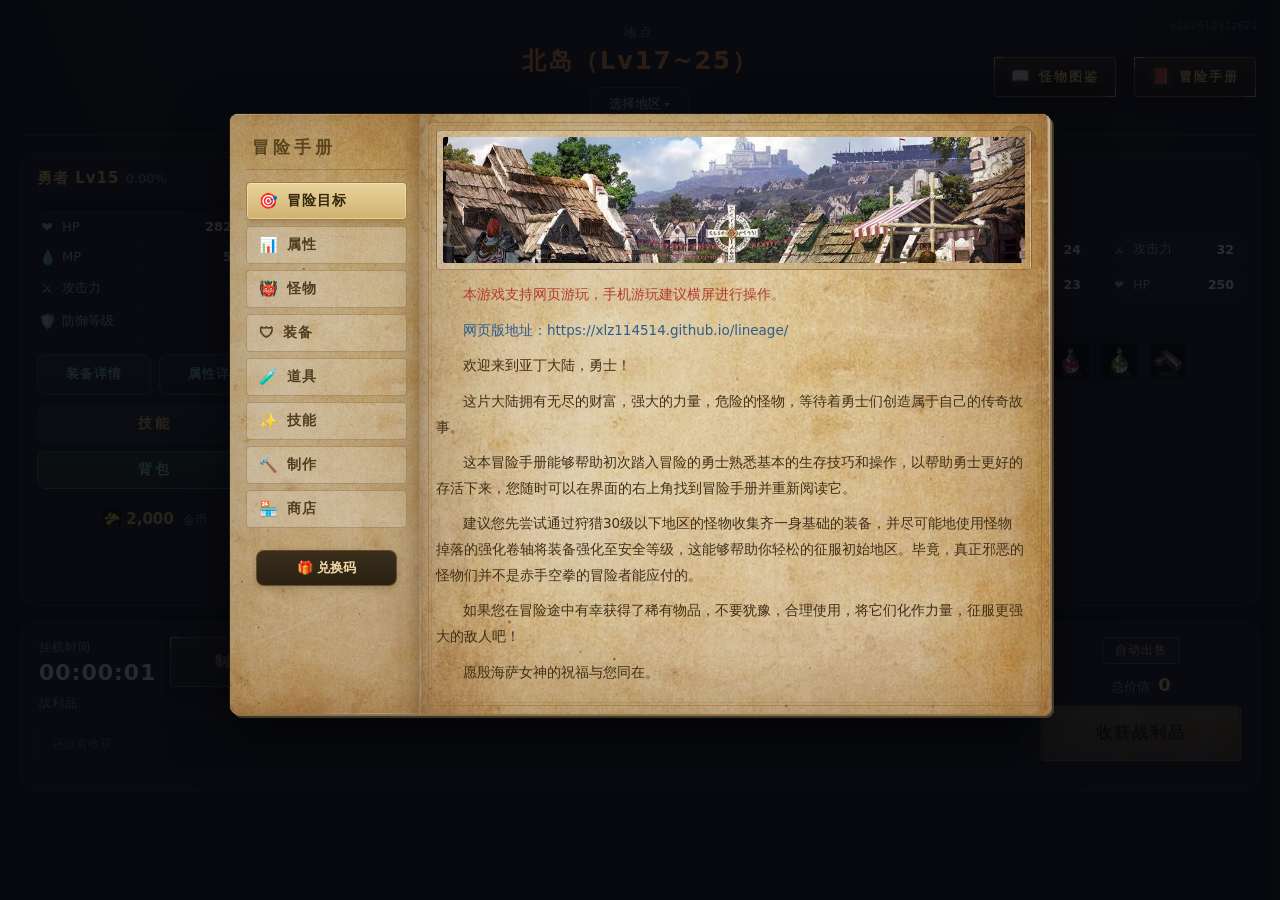
<file: index.html>
<!DOCTYPE html>
<html lang="zh-CN">
<head>
<meta charset="utf-8" />
<meta name="viewport" content="width=device-width, initial-scale=1, viewport-fit=cover" />
<title>亚丁大陆</title>
<link rel="stylesheet" href="style.css?v=20261031z621" />
</head>
<body>
<div class="app">
  <header class="title-bar">
    <div class="active-buffs" id="activeBuffs"></div>
    <span class="build-tag">v20261031z621</span>
    <span class="title-label">地点</span>
    <h1 id="areaTitle">—</h1>
    <button id="areaBtn" class="area-btn">选择地区 ▾</button>

    <div class="area-picker" id="areaPicker">
      <div class="area-picker-inner" id="areaPickerInner"></div>
    </div>

    <div class="title-actions">
      <button class="guide-entry" id="bestiaryBtn" type="button">
        <span class="guide-ico">📖</span><span class="guide-text">怪物图鉴</span>
      </button>
      <button class="guide-entry" id="adventureBtn" type="button">
        <span class="guide-ico">📕</span><span class="guide-text">冒险手册</span>
      </button>
      <button class="guide-entry is-hidden" id="settingsBtn" type="button">
        <span class="guide-ico">⚙️</span><span class="guide-text">游戏设置</span>
      </button>
    </div>
  </header>

  <main class="board">
    <!-- 左侧：玩家面板 -->
    <aside class="panel player-panel">
      <div class="player-view" id="playerView">
        <div class="panel-title lv-title" id="playerTitle"><span id="playerLv">勇者 Lv15</span> <span class="lv-pct" id="playerExpPct">0.00%</span></div>

        <div class="exp-bar"><div class="exp-fill" id="playerExpFill"></div></div>

        <div class="stat-row"><span class="stat-tip-trigger" data-stat="hp" id="statHpTip"><span class="stat-ico">❤️</span><span class="stat-label">HP</span></span><b id="playerHpStat">500 / 500</b></div>
        <div class="stat-row"><span class="stat-tip-trigger" data-stat="mp" id="statMpTip"><span class="stat-ico">💧</span><span class="stat-label">MP</span></span><b id="playerMpStat">100 / 100</b></div>
        <div class="stat-row"><span class="stat-tip-trigger" data-stat="atk" id="statAtkTip"><span class="stat-ico">⚔️</span><span class="stat-label">攻击力</span></span><b id="playerAtk">50</b></div>
        <div class="stat-row"><span class="stat-tip-trigger" data-stat="def" id="statDefTip"><span class="stat-ico">🛡️</span><span class="stat-label">防御等级</span></span><b id="playerDef">0</b></div>

        <div class="panel-actions">
          <button class="panel-btn" id="equipBtn">装备详情</button>
          <button class="panel-btn" id="statsBtn">属性详情</button>
        </div>

        <button class="panel-btn skill-entry" id="skillBtn">技能</button>

        <button class="bag-entry" id="bagBtn">背包</button>

        <div class="gold-row">
          <img class="coin-ico" src="icons/coin.png" alt="" />
          <b id="goldText">0</b>
          <span class="gold-unit">金币</span>
        </div>
      </div>

      <div class="equip-view is-hidden" id="equipView">
        <div class="equip-grid" id="equipGrid"></div>
        <div class="equip-summary" id="equipSummary"></div>
        <button class="equip-back" id="equipBack">返回</button>
      </div>

      <div class="stats-view is-hidden" id="statsView">
        <div class="stats-title">
          <button class="stats-arrow" id="statsPrev" type="button" aria-label="上一页">‹</button>
          <span class="stats-title-main">属性详情<em class="stats-page" id="statsPage">1/2</em></span>
          <button class="stats-arrow" id="statsNext" type="button" aria-label="下一页">›</button>
        </div>
        <div class="stats-list" id="statsList"></div>
        <button class="equip-back stats-back" id="statsBack">返回</button>
      </div>
    </aside>

    <!-- 中间：战斗区 -->
    <section class="arena">
      <div class="fighter" id="playerFighter">
        <div class="fighter-top"></div>
        <div class="avatar player-avatar" id="playerAvatar">
          <span class="avatar-name" id="playerAvatarName">勇士</span>
          <svg class="revive-ring" viewBox="0 0 100 100" aria-hidden="true">
            <circle cx="50" cy="50" r="45"></circle>
          </svg>
          <div class="float-layer" id="playerFloat"></div>
        </div>
        <div class="hp-bar small"><div class="hp-fill player-hp" id="playerHpFill2"></div></div>
        <div class="mp-bar small"><div class="mp-fill player-mp" id="playerMpFill"></div></div>
        <div class="fighter-name" id="playerHpText2">HP 500 / 500</div>
        <div class="fighter-mp" id="playerMpText2">MP 0 / 0</div>
      </div>

      <div class="vs">VS</div>

      <div class="fighter" id="monsterFighter">
        <div class="fighter-top"></div>
        <div class="avatar monster-avatar" id="monsterAvatar">
          <span class="avatar-name" id="monsterAvatarName">—</span>
          <svg class="revive-ring" viewBox="0 0 100 100" aria-hidden="true">
            <circle cx="50" cy="50" r="45"></circle>
          </svg>
          <div class="float-layer" id="monsterFloat"></div>
        </div>
        <div class="hp-bar small"><div class="hp-fill monster-hp" id="monsterHpFill"></div></div>
        <div class="fighter-name" id="monsterHpText">HP —</div>
      </div>

      <!-- 战斗记录 -->
      <div class="battle-log">
        <div class="log-list" id="logList"></div>
      </div>
    </section>

    <!-- 右侧：怪物信息 -->
    <aside class="panel monster-panel">
      <div class="panel-title">怪物信息</div>
      <div class="monster-name" id="monsterName">—</div>
      <div class="monster-stats">
        <div class="stat-line"><span><span class="stat-ico">💀</span>等级</span><b id="statLevel">—</b></div>
        <div class="stat-line"><span><span class="stat-ico">⚔️</span>攻击力</span><b id="statAtk">—</b></div>
        <div class="stat-line"><span><span class="stat-ico">🛡️</span>防御等级</span><b id="statDef">—</b></div>
        <div class="stat-line"><span><span class="stat-ico">❤️</span>HP</span><b id="statHp">—</b></div>
      </div>
      <div class="panel-subtitle">掉落预览</div>
      <div class="drop-preview" id="dropPreview"></div>
    </aside>
  </main>

  <!-- 底部：收益 -->
  <footer class="loot-bar">
    <div class="loot-left">
      <div class="loot-top">
        <div class="loot-time">
          <div class="panel-subtitle">挂机时间</div>
          <div class="timer" id="timer">00:00:00</div>
        </div>
        <div class="loot-actions">
          <button class="loot-btn craft-entry" id="craftBtn" data-panel="制作">制作</button>
          <button class="loot-btn shop-entry" id="shopBtn" data-panel="商店">商店</button>
        </div>
      </div>
      <div class="panel-subtitle loot-bag-title">战利品</div>
      <div class="bag" id="bag"></div>
    </div>
    <div class="loot-right">
      <button class="auto-sell-btn" id="autoSellBtn" type="button">自动出售</button>
      <div class="auto-sell-modal is-hidden" id="autoSellModal">
        <div class="auto-sell-card">
          <button class="auto-sell-close" id="autoSellClose" aria-label="关闭">×</button>
          <div class="auto-sell-title">自动出售</div>
          <div class="auto-sell-desc">勾选后，掉落的对应品质装备不进收获区，直接折算成金币。</div>
          <label class="auto-sell-item"><input type="checkbox" id="autoSellWhite" /><span>白色装备</span></label>
          <label class="auto-sell-item"><input type="checkbox" id="autoSellGreen" /><span>绿色装备</span></label>
        </div>
      </div>
      <div class="bag-total">总价值 <b id="bagValue">0</b></div>
      <button id="sellBtn" class="sell-btn"><i class="sell-deco" aria-hidden="true"></i>收获战利品</button>
    </div>
  </footer>
</div>

<div id="skillPanel" class="skill-panel is-hidden">
  <div class="skill-window">
    <div class="skill-head">
      <span class="skill-title">技能</span>
      <div class="skill-head-stats" id="skillHeadStats">
        <span class="skill-carried is-active" id="skillActiveCount">主动（0/5）已激活</span>
        <span class="skill-carried is-passive" id="skillPassiveCount">被动（0/5）已激活</span>
      </div>
      <button class="skill-close" id="skillClose" aria-label="关闭">×</button>
    </div>
    <div class="skill-grid" id="skillGrid"></div>
    <div class="skill-tabs" id="skillTabs">
      <button class="skill-tab active" data-tab="mine">我的技能</button>
      <button class="skill-tab q1" data-tab="common">普通</button>
      <button class="skill-tab q4" data-tab="hero">英雄</button>
      <button class="skill-tab q5" data-tab="legend">传说</button>
      <button class="skill-tab q6" data-tab="myth">神话</button>
    </div>
  </div>
</div>

<div id="skillModal" class="skill-modal is-hidden">
  <div class="skill-card">
    <button class="skill-close" id="skillModalClose" aria-label="关闭">×</button>
    <div class="skill-card-head">
      <div class="skill-card-icon"><img id="smIcon" alt="" /></div>
      <div class="skill-card-meta">
        <div class="skill-card-name" id="smName">—</div>
        <div class="skill-card-lv">
          <span class="skill-type-tag" id="smType">被动</span>
          <span id="smLv">Lv1</span>
          <span class="skill-mp-tag" id="smMp"></span>
        </div>
      </div>
      <button class="skill-carry" id="smCarry">携带</button>
    </div>
    <div class="skill-card-desc" id="smDesc"></div>
    <div class="skill-levels is-hidden" id="smLevels"></div>
    <div class="skill-card-upgrade">
      <div class="skill-mat">
        <img id="smMatIcon" alt="" />
        <span id="smMatCount">0/5</span>
        <span class="skill-gold" id="smGoldRow"><img class="coin-ico" src="icons/coin.png" alt="" /><b id="smGoldCost">—</b></span>
      </div>
      <button class="skill-up-btn" id="smUpgrade">升级</button>
    </div>
  </div>
</div>

<div id="bagPanel" class="bag-panel is-hidden">
  <div class="bag-window" id="bagWindow">
    <div class="bag-head">
      <div class="bag-tabs" id="bagTabs">
        <button class="bag-tab active" data-tab="equip">装备</button>
        <button class="bag-tab" data-tab="consumable">消耗品</button>
        <button class="bag-tab" data-tab="other">其他</button>
        <button class="bag-tab" data-tab="material">材料</button>
      </div>
      <button class="bag-close" id="bagClose" aria-label="关闭">×</button>
    </div>
    <div class="bag-grid" id="bagGrid"></div>
    <div class="bag-foot">
      <span class="bag-gold"><img class="coin-ico" src="icons/coin.png" alt="" /><b id="bagPanelGold">0</b></span>
      <button class="bag-sort bag-sellall" id="bagSellAll">一键出售</button>
      <button class="bag-sort" id="bagSort">整理</button>
    </div>
  </div>
</div>

<div id="craftPanel" class="craft-modal is-hidden">
  <div class="craft-window">
    <div class="craft-top">
      <div class="craft-tabs" id="craftTabs">
        <button class="craft-tab active" data-tab="equip" type="button">装备</button>
        <button class="craft-tab" data-tab="box" type="button">宝箱</button>
        <button class="craft-tab" data-tab="material" type="button">材料</button>
        <button class="craft-tab" data-tab="other" type="button">其他</button>
      </div>
      <button class="bag-close" id="craftClose" aria-label="关闭">×</button>
    </div>
    <div class="craft-main" id="craftMain">
      <div class="craft-groups" id="craftGroups"></div>
      <div class="craft-list" id="craftList"></div>
      <div class="craft-detail" id="craftDetail">
        <div class="craft-empty" id="craftEmpty">选择要制作的物品</div>
        <div class="craft-content is-hidden" id="craftContent">
          <button class="craft-back" id="craftBack" type="button">‹ 返回</button>
          <div class="craft-head">
            <div class="item-icon"><img id="craftIcon" alt="" /></div>
            <div class="craft-meta">
              <div class="craft-name" id="craftName">—</div>
              <div class="craft-tags">
                <span class="item-tag" id="craftType">制作</span>
                <span class="item-tag item-tag-safe" id="craftRate">成功率：100%</span>
              </div>
            </div>
          </div>
          <div class="craft-mats" id="craftMats"></div>
          <div class="craft-qty">
            <button class="craft-step" id="craftQtyMinus" type="button">−</button>
            <b id="craftQty">1</b>
            <button class="craft-step" id="craftQtyPlus" type="button">+</button>
            <button class="craft-all" id="craftQtyMax" type="button">最大</button>
          </div>
          <div class="craft-cost">
            <span class="bag-gold"><img class="coin-ico" src="icons/coin.png" alt="" /><b id="craftGold">0</b></span>
            <button class="item-btn primary" id="craftDo" type="button">制作</button>
          </div>
        </div>
      </div>
    </div>
    <div class="craft-foot">
      <span class="craft-hint" id="craftHint"></span>
      <span class="bag-gold"><img class="coin-ico" src="icons/coin.png" alt="" /><b id="craftWallet">0</b></span>
    </div>
  </div>
</div>

<div id="shopPanel" class="shop-modal is-hidden">
  <div class="shop-window">
    <div class="shop-banner" id="shopBanner">
      <span id="shopBannerText">欢迎，这里出售各种常见的冒险物资</span>
      <span class="shop-refresh is-hidden" id="shopRefresh"></span>
    </div>
    <div class="shop-top">
      <div class="shop-tabs" id="shopTabs">
        <button class="shop-tab active" data-shop="grocery" type="button">杂货店</button>
        <button class="shop-tab" data-shop="blacksmith" type="button">铁匠铺</button>
        <button class="shop-tab" data-shop="blackmarket" type="button">黑市</button>
        <button class="shop-tab" data-shop="alchemy" type="button">炼金工房</button>
      </div>
      <button class="bag-close" id="shopClose" aria-label="关闭">×</button>
    </div>
    <div class="shop-body">
      <div class="shop-grid" id="shopGrid"></div>
      <div class="shop-empty is-hidden" id="shopEmpty">该商店暂未开放</div>
      <div class="alchemy-panel is-hidden" id="alchemyPanel">
        <div class="alchemy-top">
          <button class="alchemy-btn" id="alchemyPreview" type="button">掉落预览</button>
        </div>
        <div class="alchemy-stage">
          <div class="alchemy-triangle">
            <svg class="alchemy-circle" viewBox="0 0 300 220" aria-hidden="true">
              <circle cx="150" cy="126" r="112" class="ring outer" />
              <circle cx="150" cy="126" r="88" class="ring inner" />
              <polygon points="150,34 54,186 246,186" class="tri" />
              <rect x="132" y="117" width="36" height="36" class="core" />
            </svg>
            <div class="alchemy-slot" data-slot="0"></div>
            <div class="alchemy-slot" data-slot="1"></div>
            <div class="alchemy-slot" data-slot="2"></div>
            <div class="alchemy-result" id="alchemyResult"></div>
          </div>
          <div class="alchemy-tip">消耗 3 个 <span class="q3">稀有</span> 以上<br>装备或技能书进行炼金</div>
          <button class="alchemy-start" id="alchemyStart" type="button" disabled>炼金开始</button>
        </div>
        <div class="alchemy-bottom">
          <div class="alchemy-kinds" id="alchemyKinds">
            <button class="alchemy-kind active" data-kind="equip" type="button">装备</button>
            <button class="alchemy-kind" data-kind="book" type="button">技能书</button>
          </div>
          <div class="alchemy-grid" id="alchemyGrid"></div>
        </div>
      </div>
    </div>
    <div class="shop-foot">
      <span class="bag-gold"><img class="coin-ico" src="icons/coin.png" alt="" /><b id="shopGold">0</b></span>
    </div>
  </div>
</div>

<div id="alchemyPreviewModal" class="alchemy-preview-modal is-hidden">
  <div class="alchemy-preview-card">
    <button class="bag-close" id="alchemyPreviewClose" aria-label="关闭">×</button>
    <div class="alchemy-preview-title">掉落预览</div>
    <div class="alchemy-preview-tabs" id="alchemyPreviewTabs">
      <button class="alchemy-preview-tab active" data-q="3" type="button">稀有炼金</button>
      <button class="alchemy-preview-tab" data-q="4" type="button">英雄炼金</button>
      <button class="alchemy-preview-tab" data-q="5" type="button">传说炼金</button>
    </div>
    <div class="alchemy-preview-body" id="alchemyPreviewBody"></div>
  </div>
</div>

<div id="bestiaryPanel" class="guide-modal is-hidden">
  <div class="guide-card bestiary-card">
    <div class="guide-head">
      <span class="guide-title">怪物图鉴</span>
      <button class="guide-close" id="bestiaryClose" aria-label="关闭">×</button>
    </div>
    <div class="guide-body bestiary-body" id="bestiaryBody">
      <div class="bestiary-layout">
        <div class="bestiary-cats" id="bestiaryCats"></div>
        <div class="bestiary-areas" id="bestiaryAreas"></div>
        <div class="bestiary-mobs" id="bestiaryMobs"></div>
      </div>
    </div>
  </div>
</div>

<div id="adventurePanel" class="guide-modal is-hidden">
  <div class="manual-book">
    <button class="manual-close" id="adventureClose" aria-label="关闭">×</button>
    <div class="manual-left">
      <div class="manual-brand">冒险手册</div>
      <nav class="manual-tabs" id="manualTabs"></nav>
      <button class="manual-redeem" id="manualRedeem" type="button">🎁 兑换码</button>
    </div>
    <div class="manual-right">
      <div class="manual-hero" id="manualHero"></div>
      <div class="manual-content" id="manualContent"></div>
    </div>
  </div>
</div>

<div id="redeemModal" class="redeem-modal is-hidden">
  <div class="redeem-card">
    <button class="redeem-close" id="redeemClose" aria-label="关闭">×</button>
    <div class="redeem-title">兑换码</div>
    <div class="redeem-hint">输入兑换码领取奖励，每个兑换码只能使用一次。</div>
    <input id="redeemInput" class="redeem-input" type="text" maxlength="24" placeholder="输入兑换码" autocomplete="off" spellcheck="false" />
    <div class="redeem-actions">
      <button class="redeem-btn" id="redeemConfirm" type="button">兑换</button>
    </div>
    <div class="redeem-msg" id="redeemMsg"></div>
  </div>
</div>

<div id="itemModal" class="item-modal" aria-hidden="true">
  <div class="item-card" id="itemCard">
    <button class="item-close" id="itemClose" aria-label="关闭">×</button>
    <div class="item-head">
      <div class="item-icon"><img id="itemIcon" alt="" /></div>
      <div class="item-meta">
        <div class="item-title-row">
          <div class="item-title" id="itemName">—</div>
          <div class="item-hold" id="itemHold"></div>
        </div>
        <div class="item-tags">
          <div class="item-tag" id="itemType">—</div>
          <div class="item-tag item-tag-safe is-hidden" id="itemSafe"></div>
        </div>
      </div>
    </div>
    <div class="item-attrs" id="itemAttrs"></div>
    <div class="item-set is-hidden" id="itemSet"></div>
    <div class="item-desc" id="itemDesc"></div>
    <div class="item-compare is-hidden" id="itemCompare"></div>
    <div class="item-recipes is-hidden" id="itemRecipes"></div>
    <div class="item-foot-row">
      <div class="item-source is-hidden" id="itemSource"></div>
      <div class="item-value" id="itemValue"></div>
    </div>
    <div class="item-actions" id="itemActions"></div>
  </div>
</div>

<div id="confirmModal" class="confirm-modal is-hidden">
  <div class="confirm-card">
    <div class="confirm-text" id="confirmText"></div>
    <div class="confirm-actions">
      <button class="confirm-btn confirm-ok" id="confirmOk" type="button">确定</button>
      <button class="confirm-btn confirm-cancel" id="confirmCancel" type="button">取消</button>
    </div>
  </div>
</div>

<div id="sellAllModal" class="confirm-modal sellall-modal is-hidden">
  <div class="confirm-card sellall-card">
    <div class="sellall-title">一键出售</div>
    <div class="sellall-desc">出售背包里<strong>未装备</strong>的白色 / 绿色装备，已装备的不会被卖掉。</div>
    <label class="sellall-opt"><input type="checkbox" id="sellAllWhite" checked /><span>出售<em class="q1">白色</em>装备</span></label>
    <label class="sellall-opt"><input type="checkbox" id="sellAllGreen" checked /><span>出售<em class="q2">绿色</em>装备</span></label>
    <div class="sellall-gain" id="sellAllGain">—</div>
    <div class="confirm-actions">
      <button class="confirm-btn confirm-ok" id="sellAllConfirm" type="button">出售</button>
      <button class="confirm-btn confirm-cancel" id="sellAllCancel" type="button">取消</button>
    </div>
  </div>
</div>

<div id="settingsModal" class="confirm-modal settings-modal is-hidden">
  <div class="confirm-card settings-card">
    <button class="settings-close" id="settingsClose" type="button" aria-label="关闭">×</button>
    <div class="settings-title">⚙️ 游戏设置</div>
    <div class="settings-row">
      <div class="settings-label">屏幕方向</div>
      <div class="settings-seg" id="settingsOrient">
        <button class="seg-btn" data-orient="auto" type="button">自动旋转</button>
        <button class="seg-btn" data-orient="portrait" type="button">锁定竖屏</button>
        <button class="seg-btn" data-orient="landscape" type="button">锁定横屏</button>
      </div>
    </div>
    <div class="settings-hint">仅 APP 版本生效，选择后立即应用；网页版不受影响。</div>
  </div>
</div>

<div id="choiceModal" class="choice-modal is-hidden">
  <div class="choice-card">
    <button class="choice-close" id="choiceClose" aria-label="关闭">×</button>
    <div class="choice-title" id="choiceTitle">选择</div>
    <div class="choice-hint" id="choiceHint"></div>
    <div class="choice-list" id="choiceList"></div>
    <div class="choice-qty is-hidden" id="choiceQty">
      <button class="choice-step" id="choiceMinus" type="button">−</button>
      <b id="choiceCount">1</b>
      <button class="choice-step" id="choicePlus" type="button">＋</button>
      <button class="choice-all" id="choiceMax" type="button">全部</button>
    </div>
    <button class="choice-confirm is-hidden" id="choiceConfirm" type="button">确定</button>
  </div>
</div>

<div id="rewardModal" class="reward-modal is-hidden">
  <div class="reward-card">
    <button class="reward-close" id="rewardClose" aria-label="关闭">×</button>
    <div class="reward-title" id="rewardTitle">获得道具</div>
    <div class="reward-list" id="rewardList"></div>
    <button class="reward-ok" id="rewardOk" type="button">确定</button>
  </div>
</div>

<div id="enhanceModal" class="enhance-modal is-hidden">
  <div class="enhance-card">
    <button class="enhance-close" id="enhanceClose" aria-label="关闭">×</button>
    <div class="enhance-head">
      <div class="enhance-icon"><img id="enhIcon" alt="" /><span class="enh" id="enhIconBadge"></span></div>
      <div class="enhance-name" id="enhName">—</div>
    </div>
    <div class="enhance-compare" id="enhCompare">
      <div class="enhance-col">
        <div class="enhance-col-title">强化前属性</div>
        <div class="enhance-list" id="enhBefore"></div>
      </div>
      <div class="enhance-arrow">→</div>
      <div class="enhance-col">
        <div class="enhance-col-title" id="enhAfterTitle">强化后属性</div>
        <div class="enhance-list" id="enhAfter"></div>
      </div>
    </div>
    <div class="enhance-scrolls" id="enhScrolls"></div>
    <button class="enhance-do" id="enhDo" type="button">强化</button>
  </div>
</div>

<div id="sellModal" class="sell-modal is-hidden">
  <div class="sell-card">
    <div class="sell-title">出售 <span id="sellName">—</span></div>
    <div class="sell-qty">
      <button id="sellMinus" class="sell-step" type="button">−</button>
      <b id="sellCount">1</b>
      <button id="sellPlus" class="sell-step" type="button">＋</button>
      <button id="sellMax" class="sell-all" type="button">全部</button>
    </div>
    <div class="sell-gain">获得 <b id="sellGain">0</b> 金币</div>
    <div class="sell-actions">
      <button id="sellCancel" class="item-btn" type="button">取消</button>
      <button id="sellConfirm" class="item-btn primary" type="button">确认出售</button>
    </div>
  </div>
</div>

<div id="sourceModal" class="source-modal is-hidden">
  <div class="source-card">
    <div class="source-title" id="sourceTitle">获得来源</div>
    <div class="source-list" id="sourceList"></div>
  </div>
</div>
<div id="statTip" class="stat-tip"></div>
<div id="toast" class="toast"></div>

<script src="data.js?v=20261031z621"></script>
<script src="script.js?v=20261031z621"></script>
</body>
</html>
</file>
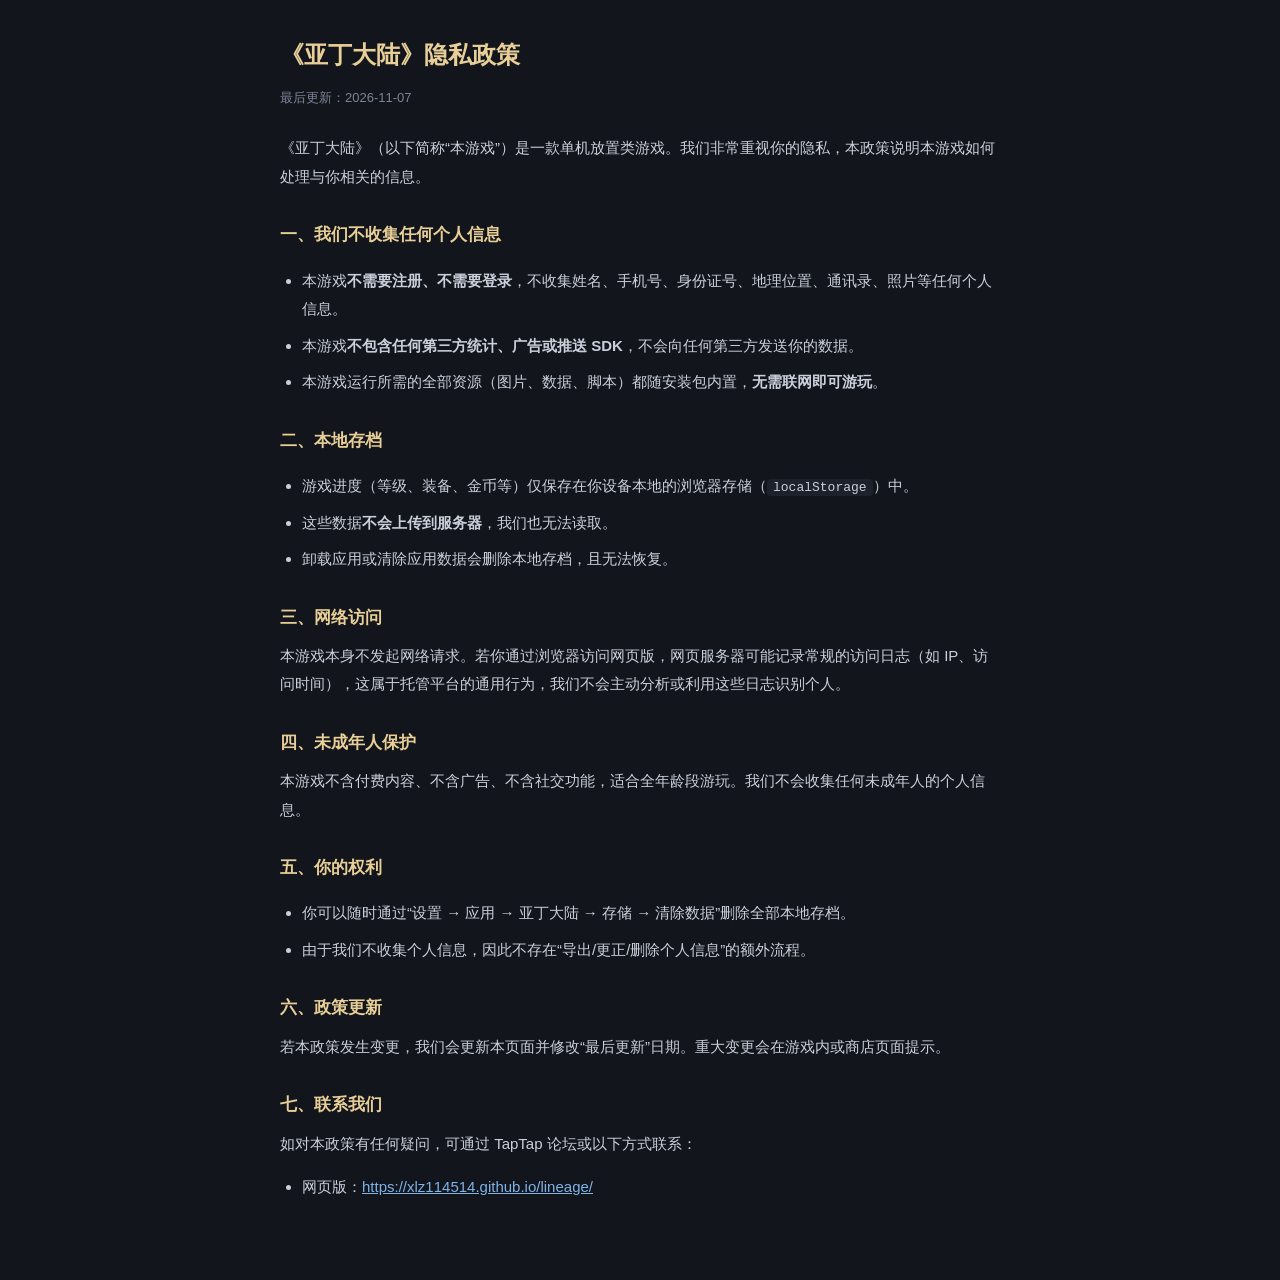
<file: privacy.html>
<!DOCTYPE html>
<html lang="zh-CN">
<head>
<meta charset="utf-8" />
<meta name="viewport" content="width=device-width, initial-scale=1" />
<title>亚丁大陆 · 隐私政策</title>
<style>
  :root { color-scheme: dark; }
  body { margin: 0; padding: 32px 20px 64px; background: #12151b; color: #c9d0dc;
         font: 15px/1.9 -apple-system, "Microsoft YaHei", "PingFang SC", sans-serif; }
  main { max-width: 720px; margin: 0 auto; }
  h1 { color: #e8cf98; font-size: 24px; margin: 0 0 8px; }
  h2 { color: #e8cf98; font-size: 17px; margin: 28px 0 8px; }
  .meta { color: #7c8598; font-size: 13px; margin-bottom: 24px; }
  p, li { margin: 8px 0; }
  ul { padding-left: 22px; }
  code { background: #1c212b; padding: 1px 6px; border-radius: 4px; font-size: 13px; }
  a { color: #7fb3e8; }
</style>
</head>
<body>
<main>
  <h1>《亚丁大陆》隐私政策</h1>
  <div class="meta">最后更新：2026-11-07</div>

  <p>《亚丁大陆》（以下简称“本游戏”）是一款单机放置类游戏。我们非常重视你的隐私，本政策说明本游戏如何处理与你相关的信息。</p>

  <h2>一、我们不收集任何个人信息</h2>
  <ul>
    <li>本游戏<strong>不需要注册、不需要登录</strong>，不收集姓名、手机号、身份证号、地理位置、通讯录、照片等任何个人信息。</li>
    <li>本游戏<strong>不包含任何第三方统计、广告或推送 SDK</strong>，不会向任何第三方发送你的数据。</li>
    <li>本游戏运行所需的全部资源（图片、数据、脚本）都随安装包内置，<strong>无需联网即可游玩</strong>。</li>
  </ul>

  <h2>二、本地存档</h2>
  <ul>
    <li>游戏进度（等级、装备、金币等）仅保存在你设备本地的浏览器存储（<code>localStorage</code>）中。</li>
    <li>这些数据<strong>不会上传到服务器</strong>，我们也无法读取。</li>
    <li>卸载应用或清除应用数据会删除本地存档，且无法恢复。</li>
  </ul>

  <h2>三、网络访问</h2>
  <p>本游戏本身不发起网络请求。若你通过浏览器访问网页版，网页服务器可能记录常规的访问日志（如 IP、访问时间），这属于托管平台的通用行为，我们不会主动分析或利用这些日志识别个人。</p>

  <h2>四、未成年人保护</h2>
  <p>本游戏不含付费内容、不含广告、不含社交功能，适合全年龄段游玩。我们不会收集任何未成年人的个人信息。</p>

  <h2>五、你的权利</h2>
  <ul>
    <li>你可以随时通过“设置 → 应用 → 亚丁大陆 → 存储 → 清除数据”删除全部本地存档。</li>
    <li>由于我们不收集个人信息，因此不存在“导出/更正/删除个人信息”的额外流程。</li>
  </ul>

  <h2>六、政策更新</h2>
  <p>若本政策发生变更，我们会更新本页面并修改“最后更新”日期。重大变更会在游戏内或商店页面提示。</p>

  <h2>七、联系我们</h2>
  <p>如对本政策有任何疑问，可通过 TapTap 论坛或以下方式联系：</p>
  <ul>
    <li>网页版：<a href="https://xlz114514.github.io/lineage/">https://xlz114514.github.io/lineage/</a></li>
  </ul>
</main>
</body>
</html>
</file>
<file: style.css>
:root {
  --bg: #0f1115;
  --panel: #1a1d24;
  --panel-2: #22262f;
  --border: #2c313c;
  --text: #e6e8ec;
  --muted: #8b93a3;
  --gold: #f0c674;
  --hp: linear-gradient(90deg, #3a9e5c, #63d47e);   /* 勇者血条：绿色 */
  --hp2: linear-gradient(90deg, #c93f3f, #f06a5a);  /* 怪物血条：红色 */
  --q1: #cfd3da;
  --q2: #63c46c;
  --q3: #4aa3c7;
  --q4: #e05a5a;
  --q5: #c061d8;
  --q6: #ff9d2e;
}

* { box-sizing: border-box; }

body {
  margin: 0;
  background: radial-gradient(circle at 50% -20%, #1b2029, var(--bg) 60%);
  color: var(--text);
  font-family: "Microsoft YaHei", "PingFang SC", system-ui, sans-serif;
  min-height: 100vh;
  overflow-x: hidden;
}

.app {
  max-width: 1280px;
  margin: 0 auto;
  padding: 18px 20px 26px;
}

/* ---------- 顶部标题 / 地区选择 ---------- */
.title-bar {
  position: relative;
  text-align: center;
  padding: 6px 0 14px;
  border-bottom: 1px solid var(--border);
  margin-bottom: 16px;
}
/* 右下角构建版本号：手机上用来确认装的是哪一版 */
.build-tag {
  position: absolute;
  top: 2px;
  right: 2px;
  font-size: 10px;
  letter-spacing: .5px;
  color: #6b7484;
  opacity: .75;
  pointer-events: none;
  user-select: none;
}
.title-label {
  display: block;
  font-size: 12px;
  letter-spacing: 4px;
  color: var(--muted);
  margin-bottom: 4px;
}
.title-bar h1 {
  margin: 0;
  font-size: 24px;
  font-weight: 700;
  color: var(--gold);
  letter-spacing: 2px;
}
.area-btn {
  position: relative;
  z-index: 10;
  margin-top: 10px;
  padding: 7px 18px;
  background: var(--panel-2);
  border: 1px solid #3a4150;
  border-radius: 9px;
  color: #cfd6e2;
  font-size: 13px;
  cursor: pointer;
  transition: .15s;
}
.area-btn:hover { border-color: var(--gold); color: var(--gold); }

.area-picker {
  display: none;
  position: absolute;
  z-index: 40;
  left: 50%;
  transform: translateX(-50%);
  top: calc(100% + 8px);
  width: min(580px, calc(100vw - 24px));
  max-height: 64vh;
  overflow-y: auto;
  overscroll-behavior: contain;
  background: #1c212b;
  border: 1px solid #3a4150;
  border-radius: 12px;
  box-shadow: 0 18px 48px rgba(0, 0, 0, .6);
  padding: 12px 14px 16px;
  text-align: left;
}
.area-picker.open { display: block; }

.area-group-title {
  font-size: 12px;
  font-weight: 700;
  letter-spacing: 2px;
  color: var(--gold);
  margin: 14px 0 7px;
  padding-bottom: 5px;
  border-bottom: 1px solid #2c313c;
}
.area-group-title:first-child { margin-top: 2px; }

.area-grid {
  display: grid;
  grid-template-columns: 1fr 1fr;
  gap: 6px;
}
.area-item {
  display: flex;
  justify-content: space-between;
  align-items: center;
  gap: 8px;
  padding: 8px 10px;
  background: #232833;
  border: 1px solid #333a47;
  border-radius: 8px;
  color: #cfd6e2;
  font-size: 12.5px;
  font-family: inherit;
  text-align: left;
  cursor: pointer;
  transition: .12s;
}
.area-item:hover { border-color: var(--gold); color: #fff; }
.area-item.active { background: #33405a; border-color: var(--gold); color: #fff; }
.area-item .area-name { overflow-wrap: anywhere; }
.area-item .area-lv { color: var(--muted); font-size: 11.5px; flex-shrink: 0; font-variant-numeric: tabular-nums; }

/* 等级不足：灰掉且不可点 */
.area-item.locked {
  opacity: .34;
  filter: grayscale(.7);
  cursor: not-allowed;
}
.area-item.locked:hover {
  border-color: #333a47;
  color: #cfd6e2;
}

/* ---------- 布局 ---------- */
.board {
  display: grid;
  grid-template-columns: 270px minmax(0, 1fr) 330px;
  gap: 16px;
  align-items: stretch;
}

.panel {
  background: var(--panel);
  border: 1px solid var(--border);
  border-radius: 14px;
  padding: 16px;
}

.panel-title {
  font-size: 13px;
  color: var(--muted);
  letter-spacing: 3px;
  margin-bottom: 12px;
}
.panel-subtitle {
  font-size: 12px;
  color: var(--muted);
  letter-spacing: 1px;
  margin: 12px 0 6px;
}

/* 等级标题：替代原来的「勇士」 */
.lv-title {
  color: var(--gold);
  font-size: 15px;
  font-weight: 700;
  letter-spacing: 1px;
  margin-bottom: 10px;
}
/* 升级进度：字号小 2 号，且不用金色 */
.lv-pct {
  font-size: 13px;
  font-weight: 500;
  letter-spacing: 0;
  color: var(--muted);
}

/* 经验条（左上角，只体现比例） */
.exp-bar {
  height: 14px;
  background: #10131a;
  border: 1px solid #2a2f3a;
  border-radius: 8px;
  overflow: hidden;
}
.exp-fill {
  height: 100%;
  width: 0%;
  background: linear-gradient(90deg, #c08a2e, #f0c674);
  transition: width .25s linear;
}

/* ---------- 血条 ---------- */
.hp-bar {
  height: 14px;
  background: #10131a;
  border: 1px solid #2a2f3a;
  border-radius: 8px;
  overflow: hidden;
}
.hp-bar.small { height: 10px; margin-top: 10px; }
.hp-fill {
  height: 100%;
  width: 100%;
  transition: width .18s linear;
}
.hp-fill.player-hp { background: var(--hp); }
.hp-fill.monster-hp { background: var(--hp2); }

/* MP 条：比血条细，放在血条下方 */
.mp-bar {
  height: 6px;
  width: 130px;
  margin: 5px auto 0;
  background: #10131a;
  border: 1px solid #2a2f3a;
  border-radius: 4px;
  overflow: hidden;
}
.mp-fill {
  height: 100%;
  width: 100%;
  background: linear-gradient(90deg, #2f6bff, #66b3ff);
  transition: width .18s linear;
}
.hp-text {
  margin-top: 6px;
  font-size: 13px;
  color: #c9ced8;
  text-align: right;
}

/* ---------- 玩家面板 ---------- */
.stat-row {
  display: flex;
  justify-content: space-between;
  font-size: 13px;
  padding: 7px 0;
  border-bottom: 1px dashed #262b35;
  color: #b9c0cc;
}
.stat-row b { color: #fff; }
/* 左侧信息版：emoji 固定一列，文字第一个字对齐 */
.stat-row > .stat-tip-trigger {
  display: inline-flex;
  align-items: center;
  min-width: 0;
}
.stat-ico {
  flex: 0 0 20px;
  width: 20px;
  display: inline-flex;
  justify-content: center;
  align-items: center;
}
.stat-label {
  margin-left: 5px;
  white-space: nowrap;
}

/* 勇者信息版左侧属性名：可点击查看说明气泡 */
.stat-tip-trigger {
  cursor: pointer;
  user-select: none;
  transition: color .15s;
}
.stat-tip-trigger:hover { color: var(--gold); }

.upgrade-list { margin-top: 14px; display: grid; gap: 8px; }

/* 装备详情 / 面板详情 */
.panel-actions {
  margin-top: 16px;
  display: grid;
  grid-template-columns: 1fr 1fr;
  gap: 8px;
}

/* ---------- 装备 / 属性 视图（与勇者信息版共用同一个面板，尺寸完全一致） ---------- */
.is-hidden { display: none !important; }

/* 三个视图都撑满面板内容区，切换时外框大小不变 */
.player-panel {
  display: flex;
  flex-direction: column;
}
.player-panel > .player-view,
.player-panel > .equip-view,
.player-panel > .stats-view {
  flex: 1;
  min-height: 0;
  display: flex;
  flex-direction: column;
}
.player-panel > .is-hidden { display: none !important; }

/* 桌面三列布局：左右两栏的高度只跟随中间战斗区，内容再多也不把整行撑高，
   超出部分在面板内部滚动。否则属性页每多一行就会让整个页面高度跳一下。 */
@media (min-width: 1081px) {
  .player-panel,
  .monster-panel {
    contain: size;
  }
  /* 左面板由三个视图各自管滚动，外层裁掉溢出 */
  .player-panel { overflow: hidden; }
  /* 右面板内容少，万一窗口很矮就整体滚动 */
  .monster-panel { overflow-y: auto; }
  /* 勇者信息 / 装备页：窗口很矮时允许内部滚动，不裁剪内容 */
  .player-panel > .player-view,
  .player-panel > .equip-view {
    overflow-y: auto;
  }
}

/* 格子做成正方形，与掉落预览 / 背包的图标框一致，装备图标才能不变形。
   3 列：左右两列各 5 个部位，中间列第 3 行放腰带；武器单独占最后一行。
   尺寸压到 45px，给新增的裤子 / 项链 / 腰带留出高度。 */
.equip-grid {
  display: grid;
  grid-template-columns: 45px 45px 45px;
  grid-auto-rows: 45px;
  justify-content: space-between;
  gap: 8px;
}
.equip-slot {
  position: relative;   /* 强化/祝福角标 .enh 的定位基准（缺了会被 overflow:hidden 裁掉） */
  width: 45px;
  height: 45px;
  aspect-ratio: 1 / 1;
  display: flex;
  align-items: center;
  justify-content: center;
  background: #0e1116;
  border: 1px solid #2b3140;
  border-radius: 6px;
  color: #6b7383;
  font-family: inherit;
  font-size: 11px;
  cursor: pointer;
  transition: .15s;
  overflow: hidden;
}
.equip-slot:hover { border-color: rgba(168, 221, 245, .7); color: #cbe9f7; }
/* 双手武器占用副手：显示主手武器的半透明图标 */
.equip-slot.locked {
  opacity: .45;
  cursor: not-allowed;
  border-style: dashed;
  padding: 2px;
}
.equip-slot.locked img { width: 100%; height: 100%; object-fit: contain; }
.equip-slot.locked:hover { border-color: #2b3140; color: #6b7383; }

/* 已装备：图标铺满内框，边框按品质上色（与掉落预览同规则） */
.equip-slot.filled { padding: 4px; }
.equip-slot.filled img { width: 100%; height: 100%; object-fit: contain; }
.equip-slot.q2 { border-color: var(--q2); }
.equip-slot.q3 { border-color: var(--q3); }
.equip-slot.q4 { border-color: var(--q4); }
.equip-slot.q5 { border-color: var(--q5); }
.equip-slot.q6 { border-color: var(--q6); }

/* 部位固定位置：左列 1、右列 3；中间列 变身 → 娃娃 → 腰带（腰带在最下，第 2~4 行） */
.equip-slot[data-slot="head"]      { grid-area: 1 / 1; }
.equip-slot[data-slot="earring"]   { grid-area: 1 / 3; }
.equip-slot[data-slot="body"]      { grid-area: 2 / 1; }
.equip-slot[data-slot="transform"] { grid-area: 2 / 2; }
.equip-slot[data-slot="necklace"]  { grid-area: 2 / 3; }
.equip-slot[data-slot="offhand"]   { grid-area: 3 / 1; }
.equip-slot[data-slot="doll"]      { grid-area: 3 / 2; }
.equip-slot[data-slot="shoulder"]  { grid-area: 3 / 3; }
.equip-slot[data-slot="pants"]     { grid-area: 4 / 1; }
.equip-slot[data-slot="belt"]      { grid-area: 4 / 2; }
.equip-slot[data-slot="ring"]      { grid-area: 4 / 3; }
.equip-slot[data-slot="shoes"]     { grid-area: 5 / 1; }
.equip-slot[data-slot="gloves"]    { grid-area: 5 / 3; }
.equip-slot[data-slot="weapon"]    { grid-area: 6 / 1 / 7 / 4; justify-self: center; }

/* 装备页底部汇总：列真正生效的 HP / 攻击 / 防御 / 命中 / 闪避 */
.equip-summary {
  margin-top: 6px;
  padding: 4px 6px;
  border: 1px dashed #2b3140;
  border-radius: 7px;
  color: #7d8697;
  font-size: 10.5px;
  line-height: 1.35;
  text-align: center;
  letter-spacing: .2px;
}
.equip-summary b {
  color: #63c46c;
  font-weight: 700;
  font-variant-numeric: tabular-nums;
}

.equip-back {
  margin: 6px auto 0;
  width: 146px;      /* 三列 + 间距 */
  height: 38px;
  flex-shrink: 0;
  background: var(--panel-2);
  border: 1px solid #3a4150;
  border-radius: 8px;
  color: var(--text);
  font-family: inherit;
  font-size: 12.5px;
  font-weight: 700;
  letter-spacing: 2px;
  cursor: pointer;
  transition: .15s;
}
/* 装备视图的返回按钮贴到面板底部 */
.equip-view .equip-back { margin-top: auto; }
.equip-back:hover { border-color: var(--gold); color: var(--gold); }
.panel-btn {
  padding: 11px 8px;
  background: linear-gradient(180deg, rgba(74, 163, 199, .13), rgba(74, 163, 199, .05));
  border: 1px solid rgba(122, 200, 232, .34);
  border-radius: 9px;
  color: #8fc6e0;
  font-family: inherit;
  font-size: 12.5px;
  font-weight: 700;
  letter-spacing: 1px;
  cursor: pointer;
  transition: .15s;
}
.panel-btn:hover {
  background: linear-gradient(180deg, rgba(74, 163, 199, .24), rgba(74, 163, 199, .11));
  border-color: rgba(168, 221, 245, .62);
  color: #cbe9f7;
  transform: translateY(-1px);
}
.upgrade-btn {
  display: flex;
  justify-content: space-between;
  align-items: center;
  gap: 8px;
  padding: 9px 12px;
  background: var(--panel-2);
  border: 1px solid #333a47;
  border-radius: 9px;
  color: var(--text);
  font-size: 12.5px;
  cursor: pointer;
  transition: .15s;
}
.upgrade-btn:hover:not(:disabled) { border-color: var(--gold); transform: translateY(-1px); }
.upgrade-btn:disabled { opacity: .45; cursor: not-allowed; }
.up-price { color: var(--gold); font-weight: 700; }

.gold-row {
  margin-top: 14px;
  text-align: center;
  font-size: 15px;
  color: var(--gold);
}
.gold-row .coin { margin-right: 4px; }
.gold-unit { font-size: 12px; color: var(--muted); margin-left: 4px; }

/* ---------- 战斗区 ---------- */
.arena {
  display: grid;
  grid-template-columns: 1fr auto 1fr;
  align-items: start;
  gap: 8px;
  background: linear-gradient(180deg, #171b23, #12151b);
  border: 1px solid var(--border);
  border-radius: 14px;
  padding: 22px 16px;
  position: relative;
}
.fighter { display: flex; flex-direction: column; align-items: center; }
.fighter-top {
  height: 36px;
  width: 100%;
  display: flex;
  align-items: flex-start;
  justify-content: center;
}
.vs {
  margin-top: 36px;
  height: 118px;
  display: flex;
  align-items: center;
  justify-content: center;
  font-size: 20px;
  font-weight: 800;
  color: #4a5160;
  letter-spacing: 2px;
}

.avatar {
  position: relative;
  width: 118px;
  height: 118px;
  border-radius: 50%;
  display: flex;
  align-items: center;
  justify-content: center;
  text-align: center;
  font-size: 15px;
  font-weight: 700;
  padding: 10px;
  user-select: none;
}
.player-avatar {
  background: radial-gradient(circle at 30% 25%, #3c6d9a, #1d3550);
  border: 2px solid #5b8fc0;
  color: #dce9f7;
}
.monster-avatar {
  width: 126px;
  height: 126px;
  background: radial-gradient(circle at 30% 25%, #6a3a3a, #3a1f1f);
  border: 2px solid #a65656;
  color: #f3dede;
  font-size: 13px;
  line-height: 1.35;
  white-space: pre-line;
}
/* 精英：银色圆环 + 银灰底 + 银名前缀 */
.monster-avatar.elite {
  background: radial-gradient(circle at 30% 25%, #9aa3b2, #3b4049);
  border: 3px solid #d8dde6;
  color: #f2f5fa;
  box-shadow: 0 0 0 2px rgba(216, 221, 230, .35), 0 0 24px rgba(216, 221, 230, .5);
}
/* 首领（BOSS）：金色圆环 + 金棕底 + 金名前缀 */
.monster-avatar.boss {
  background: radial-gradient(circle at 30% 25%, #b8912f, #4a3510);
  border: 3px solid #ffd97a;
  color: #fff3d0;
  box-shadow: 0 0 0 2px rgba(255, 217, 122, .45), 0 0 26px rgba(255, 217, 122, .7);
}
.m-prefix.elite { color: #c7ccd6; }
.m-prefix.boss { color: #ffd97a; }

.avatar-name {
  display: block;
  width: 100%;
  overflow-wrap: anywhere;
}

/* ---------- 死亡 / 复活 ---------- */
/* 放在 .elite 之后，保证能盖掉精英的金色边框与光晕 */
.avatar.dead {
  filter: grayscale(1) brightness(.55);
  border-color: #3f4553;
  box-shadow: none;
}
.avatar.dead .avatar-name { color: #9aa1ae; }
.avatar.dead.elite,
.avatar.dead.boss { border-color: #3f4553; box-shadow: none; }

/* 3 秒转满一圈的复活进度环 */
.revive-ring {
  position: absolute;
  left: -7px;
  top: -7px;
  width: calc(100% + 14px);
  height: calc(100% + 14px);
  pointer-events: none;
  opacity: 0;
  transform: rotate(-90deg);
  transition: opacity .18s linear;
}
.revive-ring circle {
  fill: none;
  stroke: var(--gold);
  stroke-width: 4;
  stroke-linecap: round;
  /* r=45 → 周长 2πr ≈ 282.74 */
  stroke-dasharray: 282.74;
  stroke-dashoffset: 282.74;
}
.avatar.dead .revive-ring { opacity: 1; }
.avatar.dead .revive-ring circle {
  animation: revive-progress 3s linear forwards;
}
@keyframes revive-progress {
  from { stroke-dashoffset: 282.74; }
  to   { stroke-dashoffset: 0; }
}

.fighter-name {
  margin-top: 8px;
  font-size: 12px;
  color: #aab2c0;
  text-align: center;
}
.fighter-mp {
  margin-top: 2px;
  font-size: 12px;
  color: #7fa8d0;
  text-align: center;
  letter-spacing: .5px;
}
/* 玩家 HP 绿色系、怪物 HP 红色系 */
#playerHpText2 { color: #8fd89a; }
/* 怪物只有一行 HP：血条位置不动，只把数字上移，与勇者 HP 文本同一水平线 */
#monsterHpText {
  color: #e09090;
  margin-top: 11px;
}
.fighter .hp-bar { width: 130px; }
.fighter .mp-bar { width: 130px; }

/* 伤害飘字 */
.float-layer { position: absolute; inset: 0; pointer-events: none; }
.dmg {
  position: absolute;
  left: 50%;
  top: 30%;
  transform: translateX(-50%);
  font-size: 21px;
  font-weight: 800;
  color: #ff9a3c;
  text-shadow: 0 2px 6px rgba(0, 0, 0, .9);
  animation: floatUp .9s ease-out forwards;
}
.dmg.zero { color: #8b93a3; font-size: 17px; }
.dmg.miss { color: #9aa3b2; font-size: 15px; letter-spacing: 1px; }
.dmg.crit { color: #ff4d4d; font-size: 26px; text-shadow: 0 2px 8px rgba(255, 70, 70, .55); }
.dmg.heal { color: #63d47e; font-size: 22px; text-shadow: 0 2px 8px rgba(99, 212, 126, .45); }
.dmg.skill { color: #66b3ff; }
@keyframes floatUp {
  0%   { opacity: 0; transform: translate(-50%, 10px) scale(.8); }
  25%  { opacity: 1; transform: translate(-50%, -4px) scale(1.1); }
  100% { opacity: 0; transform: translate(-50%, -46px) scale(1); }
}

/* ---------- 战斗记录 ---------- */
.battle-log {
  grid-column: 1 / -1;
  margin-top: 14px;
  padding-top: 10px;
  border-top: 1px solid #262b35;
}
.log-list {
  /* 7 行：7×18 + 6×2(gap) = 138 + 上下 padding 12 + 边框 2 = 152px */
  height: 152px;
  overflow-y: auto;
  overscroll-behavior: contain;
  /* 始终预留滚动条位置，避免出现/消失时宽度抖动导致文字重新换行 */
  scrollbar-gutter: stable;
  display: flex;
  flex-direction: column;
  gap: 2px;
  padding: 6px 10px;
  background: #0e1116;
  border: 1px solid #262b35;
  border-radius: 9px;
  font-size: 12px;
  line-height: 1.5;
  color: #aeb6c4;
  scrollbar-width: thin;
}
.log-line { overflow-wrap: anywhere; flex: 0 0 auto; }
.log-line .num { font-weight: 700; }
.log-line.to-monster .num,
.log-line.to-player .num { color: #ff9a3c; }
.log-line.crit .num { color: #ff4d4d; font-weight: 800; }
.log-line.skill .num { color: #66b3ff; }
.log-line.zero .num { color: #69707f; }
.log-line.drop .num { color: var(--gold); }
.log-line .gold { color: var(--gold); }
/* 金币日志数字用金黄色，与伤害橙 (#ff9a3c) 区分 */
.log-line.drop .num.gold { color: var(--gold); }
.log-line.drop .item { font-weight: 700; }
.log-line.miss { color: #7d8696; }
.log-line.kill { color: #63d47e; font-weight: 600; }
.log-line.kill.player-dead { color: #ff4d4d; }
/* 击杀段落分隔线 */
.log-line.divider { display: flex; align-items: center; padding: 3px 0; }
.log-line.divider .log-sep {
  flex: 1;
  height: 1px;
  background: linear-gradient(90deg, rgba(255, 255, 255, .18), rgba(255, 255, 255, 0));
}

/* ---------- 怪物信息面板 ---------- */
.monster-name {
  font-size: 19px;
  font-weight: 700;
  color: #f2f4f8;
  margin-bottom: 10px;
  min-height: 26px;
}
.monster-stats {
  display: grid;
  grid-template-columns: 1fr 1fr;
  gap: 6px 10px;
  font-size: 12.5px;
}
.stat-line {
  display: flex;
  justify-content: space-between;
  align-items: center;
  background: #202531;
  border-radius: 7px;
  padding: 6px 9px;
  color: #a9b2c2;
}
.stat-line > span {
  display: inline-flex;
  align-items: center;
  gap: 4px;
  white-space: nowrap;
}
.stat-line .stat-ico {
  width: 16px;
  font-size: 12px;
  text-align: center;
}
.stat-line b { color: #fff; }

.drop-preview {
  display: grid;
  grid-template-columns: repeat(6, 1fr);
  gap: 6px;
  padding: 4px;
  border: 1px solid #262b35;
  border-radius: 9px;
  background: #151920;
}
.drop-item {
  position: relative;
  width: 100%;
  aspect-ratio: 1 / 1;
  border-radius: 6px;
  background: #0e1116;
  border: 1px solid #2b3140;
  display: flex;
  align-items: center;
  justify-content: center;
  cursor: pointer;
}
.drop-item img { width: 80%; height: 80%; object-fit: contain; }
.drop-item.q2 { border-color: var(--q2); }
.drop-item.q3 { border-color: var(--q3); }
.drop-item.q4 { border-color: var(--q4); }
.drop-item.q5 { border-color: var(--q5); }
.drop-item.q6 { border-color: var(--q6); }

/* ---------- 底部收获 ---------- */
.loot-bar {
  margin-top: 16px;
  display: flex;
  justify-content: space-between;
  gap: 20px;
  background: var(--panel);
  border: 1px solid var(--border);
  border-radius: 14px;
  padding: 14px 18px;
}
.loot-left { flex: 1; min-width: 0; }

/* 挂机时间 + 右侧入口按钮（按钮只占时间行右侧的空白，不碰下面的背包框） */
.loot-top {
  display: flex;
  align-items: center;
  gap: 14px;
  margin-bottom: 8px;
}
.loot-top .panel-subtitle { margin: 0 0 4px; }
.loot-actions {
  display: flex;
  align-items: center;
  gap: 10px;
  flex-shrink: 0;
}
.loot-btn {
  position: relative;
  min-width: 124px;
  height: 50px;
  padding: 0 26px;
  background: linear-gradient(180deg, rgba(74, 163, 199, .16), rgba(74, 163, 199, .05));
  border: 1px solid rgba(122, 200, 232, .42);
  border-radius: 4px;
  color: #8fc6e0;
  font-family: inherit;
  font-size: 13.5px;
  font-weight: 700;
  letter-spacing: 3px;
  cursor: pointer;
  transition: .18s;
  box-shadow:
    0 0 0 1px rgba(122, 200, 232, .08),
    0 6px 18px rgba(0, 0, 0, .4),
    inset 0 0 16px rgba(122, 200, 232, .06);
}
/* 左上 / 右下 L 形角饰：颜色跟随按钮文字（制作暗金、商店暗紫自动适配） */
.loot-btn::before,
.loot-btn::after {
  content: "";
  position: absolute;
  width: 9px;
  height: 9px;
  border: 1px solid currentColor;
  opacity: .75;
  pointer-events: none;
}
.loot-btn::before { left: -1px; top: -1px; border-right: 0; border-bottom: 0; }
.loot-btn::after { right: -1px; bottom: -1px; border-left: 0; border-top: 0; }
.loot-btn:hover {
  transform: translateY(-1px);
  box-shadow:
    0 0 0 1px rgba(122, 200, 232, .16),
    0 8px 22px rgba(0, 0, 0, .5),
    inset 0 0 20px rgba(122, 200, 232, .1),
    0 0 16px rgba(122, 200, 232, .18);
}
.loot-btn:active { transform: translateY(0); }
/* 「制作」暗金：低饱和，避免和金色强调元素抢视线 */
.loot-btn.craft-entry {
  background: linear-gradient(180deg, rgba(150, 125, 80, .12), rgba(150, 125, 80, .03));
  border-color: rgba(179, 154, 104, .44);
  color: #c2a877;
}
.loot-btn.craft-entry:hover {
  background: linear-gradient(180deg, rgba(150, 125, 80, .2), rgba(150, 125, 80, .07));
  border-color: rgba(203, 176, 122, .68);
  color: #e2c68e;
  box-shadow:
    0 0 0 1px rgba(203, 176, 122, .14),
    0 8px 22px rgba(0, 0, 0, .5),
    inset 0 0 20px rgba(203, 176, 122, .1),
    0 0 16px rgba(179, 154, 104, .18);
}
/* 「商店」暗紫：与暗金制作按钮区分开 */
.loot-btn.shop-entry {
  background: linear-gradient(180deg, rgba(135, 110, 180, .13), rgba(135, 110, 180, .04));
  border-color: rgba(156, 134, 189, .42);
  color: #a892c9;
}
.loot-btn.shop-entry:hover {
  background: linear-gradient(180deg, rgba(135, 110, 180, .21), rgba(135, 110, 180, .08));
  border-color: rgba(179, 154, 212, .64);
  color: #c9b3e6;
  box-shadow:
    0 0 0 1px rgba(179, 154, 212, .14),
    0 8px 22px rgba(0, 0, 0, .5),
    inset 0 0 20px rgba(179, 154, 212, .1),
    0 0 16px rgba(156, 134, 189, .18);
}
.loot-bag-title { margin: 4px 0 6px; }
.timer {
  font-size: 22px;
  font-weight: 700;
  color: #dfe6f2;
  letter-spacing: 1px;
  font-variant-numeric: tabular-nums;
}
.bag {
  display: flex;
  flex-wrap: wrap;
  gap: 8px;
  min-height: 52px;
  padding: 8px;
  background: #141821;
  border: 1px solid #262b35;
  border-radius: 9px;
}
.bag-empty { color: #5d6675; font-size: 12px; align-self: center; padding-left: 4px; }
.bag-item {
  position: relative;
  width: 46px;
  height: 46px;
  border-radius: 7px;
  background: #0e1116;
  border: 1px solid #2b3140;
  display: flex;
  align-items: center;
  justify-content: center;
  cursor: pointer;
}
.bag-item img { width: 82%; height: 82%; object-fit: contain; }
/* 强化/祝福角标：格子左下角（+3 / +1✦） */
.enh {
  position: absolute;
  left: 3px;
  bottom: 2px;
  z-index: 3;
  font-size: 11px;
  font-weight: 700;
  color: #ffe9a0;
  text-shadow: 0 0 5px rgba(255, 220, 130, .95), 0 1px 2px #000;
  pointer-events: none;
  white-space: nowrap;
}
/* 收获区里的金币：和普通道具格子一样，图标 + 右下角数字（超万显示 x万） */
.bag-item.bag-gold-item { border-color: #b98b32; }
.bag-item.q2 { border-color: var(--q2); }
.bag-item.q3 { border-color: var(--q3); }
.bag-item.q4 { border-color: var(--q4); }
.bag-item.q5 { border-color: var(--q5); }
.bag-item.q6 { border-color: var(--q6); }
/* 收获动画：飞向左上角「背包」按钮的图标副本（纯视觉，不接收点击） */
.fly-item {
  position: fixed;
  z-index: 400;
  pointer-events: none;
  border-radius: 7px;
  background: #0e1116;
  border: 1px solid #2b3140;
  display: flex;
  align-items: center;
  justify-content: center;
  will-change: transform, opacity;
}
.fly-item img { width: 82%; height: 82%; object-fit: contain; display: block; }
.bag-count {
  position: absolute;
  right: -4px;
  bottom: -4px;
  background: #0b0d11;
  border: 1px solid #3a4150;
  color: #fff;
  font-size: 10px;
  line-height: 1;
  padding: 2px 4px;
  border-radius: 6px;
}

.loot-right {
  display: flex;
  flex-direction: column;
  justify-content: flex-end;
  align-items: flex-end;
  gap: 10px;
  min-width: 200px;
  padding-bottom: 16px;
  position: relative;
}
.auto-sell-btn {
  align-self: center;
  padding: 5px 12px;
  background: rgba(255, 255, 255, .04);
  border: 1px solid rgba(240, 198, 116, .3);
  border-radius: 4px;
  color: #cbb98f;
  font-family: inherit;
  font-size: 11.5px;
  letter-spacing: 1px;
  cursor: pointer;
}
.auto-sell-btn:hover { background: rgba(255, 255, 255, .08); border-color: rgba(240, 198, 116, .6); color: #f0dfae; }
.auto-sell-modal {
  position: absolute;
  bottom: calc(100% + 8px);
  left: 50%;
  transform: translateX(-50%);
  z-index: 30;
}
.auto-sell-modal.is-hidden { display: none; }
.auto-sell-card {
  position: relative;
  width: 252px;
  padding: 14px 16px 16px;
  background: linear-gradient(180deg, #211e18, #191713);
  border: 1px solid rgba(240, 198, 116, .35);
  border-radius: 10px;
  box-shadow: 0 16px 40px rgba(0, 0, 0, .6);
  color: #d6c7a3;
}
.auto-sell-close {
  position: absolute;
  top: 8px;
  right: 10px;
  width: 26px;
  height: 26px;
  background: rgba(0, 0, 0, .35);
  border: 1px solid rgba(240, 198, 116, .35);
  border-radius: 50%;
  color: #e8cf98;
  font-size: 17px;
  line-height: 1;
  cursor: pointer;
}
.auto-sell-close:hover { background: rgba(0, 0, 0, .6); color: #ffe2a0; }
.auto-sell-title { font-size: 15px; color: #e8cf98; letter-spacing: 2px; margin-bottom: 8px; }
.auto-sell-desc { font-size: 11.5px; color: #9a8b6f; line-height: 1.6; margin-bottom: 12px; }
.auto-sell-item { display: flex; align-items: center; gap: 8px; padding: 7px 0; font-size: 13px; cursor: pointer; user-select: none; }
.auto-sell-item input { width: 14px; height: 14px; accent-color: #c9a45c; cursor: pointer; }
.bag-total { width: 100%; text-align: center; font-size: 13px; color: var(--muted); }
.bag-total b { color: var(--gold); font-size: 18px; margin-left: 4px; }
.sell-btn {
  position: relative;
  width: 100%;
  padding: 16px 30px;
  background:
    radial-gradient(ellipse at 50% -18%, rgba(255, 250, 220, .38), transparent 58%),
    radial-gradient(ellipse at 50% 120%, rgba(255, 236, 170, .28), transparent 62%),
    linear-gradient(115deg,
      transparent 76%,
      rgba(255, 255, 255, .06) 80%,
      transparent 84%),
    linear-gradient(112deg,
      transparent 0%,
      rgba(255, 252, 235, .2) 16%,
      rgba(255, 250, 220, .06) 30%,
      transparent 42%,
      rgba(90, 58, 8, .08) 54%,
      transparent 66%,
      rgba(255, 250, 220, .16) 80%,
      transparent 94%),
    linear-gradient(78deg,
      transparent 0%,
      rgba(255, 255, 245, .1) 24%,
      transparent 44%,
      rgba(110, 72, 10, .06) 60%,
      transparent 82%),
    linear-gradient(180deg, #f0c65f, #cd9330 52%, #a06f1f);
  border: 1px solid rgba(255, 226, 154, .6);
  border-radius: 4px;
  color: #241805;
  font-family: inherit;
  font-weight: 800;
  font-size: 16px;
  letter-spacing: 2px;
  cursor: pointer;
  transition: .18s;
  box-shadow:
    0 0 0 1px rgba(255, 226, 154, .2),
    0 10px 24px rgba(0, 0, 0, .5),
    0 0 20px rgba(240, 198, 116, .2),
    inset 0 1px 0 rgba(255, 255, 255, .38),
    inset 0 -2px 6px rgba(120, 80, 10, .45);
}
/* 四角花纹：按钮自身左上/右下，内部 .sell-deco 负责右上/左下 + 内框 */
.sell-btn::before,
.sell-btn::after {
  content: "";
  position: absolute;
  width: 10px;
  height: 10px;
  border: 1px solid rgba(90, 58, 8, .65);
  pointer-events: none;
}
.sell-btn::before { left: 3px; top: 3px; border-right: 0; border-bottom: 0; }
.sell-btn::after { right: 3px; bottom: 3px; border-left: 0; border-top: 0; }
.sell-btn .sell-deco {
  position: absolute;
  inset: 3px;
  border: 1px solid rgba(255, 236, 170, .25);
  border-radius: 2px;
  pointer-events: none;
}
.sell-btn .sell-deco::before,
.sell-btn .sell-deco::after {
  content: "";
  position: absolute;
  width: 10px;
  height: 10px;
  border: 1px solid rgba(90, 58, 8, .65);
}
.sell-btn .sell-deco::before { right: -4px; top: -4px; border-left: 0; border-bottom: 0; }
.sell-btn .sell-deco::after { left: -4px; bottom: -4px; border-right: 0; border-top: 0; }
.sell-btn:hover {
  filter: brightness(1.06);
  transform: translateY(-1px);
  box-shadow:
    0 0 0 1px rgba(255, 226, 154, .3),
    0 12px 28px rgba(0, 0, 0, .55),
    0 0 26px rgba(240, 198, 116, .32),
    inset 0 1px 0 rgba(255, 255, 255, .45),
    inset 0 -2px 6px rgba(120, 80, 10, .45);
}
.sell-btn:active { transform: translateY(0); }
.sell-btn:disabled { opacity: .4; cursor: not-allowed; }

/* ---------- 道具详情 ---------- */
.item-modal {
  position: fixed;
  inset: 0;
  /* 详情要盖在背包/结果窗口/选择窗口之上（点图标看详情） */
  z-index: 400;
  display: none;
  align-items: center;
  justify-content: center;
  padding: 20px;
  /* 没有背景遮罩，也不拦截点击：点下面的其他道具图标可以切换详情 */
  background: transparent;
  pointer-events: none;
}
.item-modal.show { display: flex; }
.item-modal .item-card { pointer-events: auto; }

.item-card {
  position: relative;
  width: min(420px, 100%);
  max-height: 82vh;
  overflow-y: auto;
  cursor: grab;
  background: #1a1f29;
  border: 1px solid #3a4150;
  border-radius: 14px;
  padding: 18px 18px 16px;
  box-shadow: 0 24px 60px rgba(0, 0, 0, .65);
}
.item-close {
  position: absolute;
  top: 8px;
  right: 10px;
  width: 28px;
  height: 28px;
  line-height: 1;
  background: transparent;
  border: none;
  color: #8b93a3;
  font-size: 22px;
  cursor: pointer;
}
.item-close:hover { color: #fff; }

/* 出售按钮：和装备/使用同级，红色系区分 */
.item-btn.sell {
  background: #2a1f1c;
  border-color: #8a4a3a;
  color: #ffb08a;
}
.item-btn.sell:hover { border-color: #c26a52; color: #ffcbb8; }
.item-btn.sell:disabled { opacity: .4; }

/* 出售数量弹窗 */
.sell-modal {
  position: fixed;
  inset: 0;
  z-index: 450;
  display: flex;
  align-items: center;
  justify-content: center;
  background: rgba(6, 8, 12, .72);
}
.sell-modal.is-hidden { display: none; }
.sell-card {
  width: min(280px, 88vw);
  padding: 16px 18px;
  background: #1a1f29;
  border: 1px solid #3a4150;
  border-radius: 12px;
  box-shadow: 0 18px 48px rgba(0, 0, 0, .6);
  text-align: center;
}
.sell-title { font-size: 13px; color: #b9c0cc; margin-bottom: 12px; }
.sell-title span { color: #fff; font-weight: 700; }
.sell-qty { display: flex; align-items: center; justify-content: center; gap: 8px; margin-bottom: 10px; }
.sell-qty b { min-width: 46px; font-size: 16px; color: #fff; font-variant-numeric: tabular-nums; }
.sell-step {
  width: 28px;
  height: 28px;
  border-radius: 7px;
  background: #2a2f3a;
  border: 1px solid #3a4150;
  color: #cfd6e2;
  font-size: 15px;
  line-height: 1;
  cursor: pointer;
}
.sell-step:disabled { opacity: .35; cursor: default; }
.sell-all {
  padding: 5px 10px;
  border-radius: 7px;
  font-size: 12px;
  background: #2f4a7a;
  border: 1px solid #5d8bd0;
  color: #dbe9ff;
  cursor: pointer;
}
.sell-gain { font-size: 13px; color: #ffe9a0; margin-bottom: 14px; }
.sell-gain b { font-size: 15px; }
.sell-actions { display: flex; gap: 10px; }
.sell-actions .item-btn { flex: 1; }

.item-head { display: flex; gap: 14px; align-items: center; }
.item-icon {
  width: 64px;
  height: 64px;
  flex: 0 0 64px;
  border-radius: 9px;
  background: #0e1116;
  border: 1px solid #2b3140;
  display: flex;
  align-items: center;
  justify-content: center;
}
.item-icon img { width: 82%; height: 82%; object-fit: contain; }
.item-meta { min-width: 0; }
.item-title {
  font-size: 17px;
  font-weight: 700;
  line-height: 1.3;
  overflow-wrap: anywhere;
}
.item-tag {
  display: inline-block;
  margin-top: 6px;
  padding: 2px 9px;
  border-radius: 20px;
  font-size: 11.5px;
  color: #b9c0cc;
  background: #262c38;
  border: 1px solid #333a47;
}
/* 名称行：名字 + 右侧持有数量 */
.item-title-row {
  display: flex;
  align-items: baseline;
  gap: 10px;
}
.item-title-row .item-title { flex: 0 1 auto; min-width: 0; }
/* 持有数量：名字右边 */
.item-hold {
  margin-left: auto;
  flex: 0 0 auto;
  font-size: 12px;
  color: #9aa3b2;
  white-space: nowrap;
}

/* 装备属性：基础数值（防御等级 / 攻击力）白字，其余绿字 */
.item-attrs { margin-top: 14px; display: none; }
.item-attrs.show { display: block; }
.attr-line {
  font-size: 13px;
  color: #63c46c;
  line-height: 1.7;
}
.attr-line.base { color: #e6e8ec; }
/* 概率触发的效果：橙色，排在属性最后，可点击展开实际效果 */
.attr-line.trigger { color: #ff9a3c; cursor: pointer; }
.attr-line.trigger:hover { text-decoration: underline; }
.trigger-desc {
  display: none;
  margin-top: 4px;
  padding: 2px 0 2px 10px;
  font-size: 12px;
  line-height: 1.6;
  color: #9aa3b2;
  border-left: 2px solid #3a4150;
  text-decoration: none;
}
.attr-empty { font-size: 12.5px; color: #6b7383; }

/* 拖动中：抓手光标 + 禁止选中文字 */
.item-card.dragging {
  cursor: grabbing;
  user-select: none;
}

.item-desc {
  margin-top: 14px;
  padding-top: 12px;
  border-top: 1px solid #2c313c;
  font-size: 13px;
  line-height: 1.75;
  color: #b9c0cc;
  white-space: pre-wrap;
  overflow-wrap: anywhere;
}
.item-desc.is-hidden { display: none; }
/* 道具风味文本（/段落/）：与技能书一致的灰色斜体说明 */
.item-desc .desc-note { color: #8b93a3; font-style: italic; }

.item-actions { margin-top: 16px; display: flex; gap: 10px; justify-content: center; }
.item-btn {
  flex: 1 1 0;
  padding: 11px 16px;
  border-radius: 9px;
  border: 1px solid #3a4150;
  background: var(--panel-2);
  color: var(--text);
  font-size: 13.5px;
  font-weight: 700;
  font-family: inherit;
  cursor: pointer;
  transition: .15s;
}
.item-btn:hover { border-color: var(--gold); color: var(--gold); }
/* 只有一个按钮时（比如只有出售）：固定宽度、居中，不撑满整行 */
.item-actions .item-btn:only-child {
  flex: 0 0 160px;
  width: 160px;
}
.item-btn.primary {
  background: linear-gradient(180deg, #d9a441, #b5812a);
  border-color: transparent;
  color: #1a1206;
}
.item-btn.primary:hover { filter: brightness(1.08); color: #1a1206; }
.item-btn:disabled {
  opacity: .45;
  cursor: default;
  filter: none;
}
.item-btn:disabled:hover { border-color: #3a4150; color: var(--text); }
.item-btn.auto {
  border-color: #b8912e;
  color: #ffd75e;
  background: #3a3018;
}
.item-btn.auto:hover { border-color: #e0b445; color: #ffe89a; }
/* 消耗品「自动使用」勾选态（参考技能激活的绿色勾选） */
.item-btn.on {
  border-color: #4caf50;
  color: #8fe08f;
  background: rgba(76, 175, 80, .14);
}

/* ---------- 属性详情视图 ---------- */
/* 标题行：左箭头 + 标题/页码 + 右箭头；箭头不占列表宽度 */
.stats-view .stats-title {
  display: flex;
  align-items: center;
  gap: 6px;
  font-size: 13px;
  font-weight: 700;
  color: var(--gold);
  letter-spacing: 3px;
  padding-bottom: 10px;
  margin-bottom: 6px;
  border-bottom: 1px solid #2c313c;
}
.stats-title-main {
  flex: 1;
  min-width: 0;
  display: flex;
  align-items: center;
  justify-content: center;
  gap: 6px;
}
.stats-arrow {
  flex-shrink: 0;
  width: 22px;
  height: 22px;
  padding: 0;
  display: flex;
  align-items: center;
  justify-content: center;
  font-family: inherit;
  font-size: 15px;
  line-height: 1;
  letter-spacing: 0;
  color: #b9c0cc;
  background: #212631;
  border: 1px solid #3a4150;
  border-radius: 6px;
  cursor: pointer;
  transition: .15s;
}
.stats-arrow:hover:not(:disabled) { border-color: var(--gold); color: var(--gold); }
.stats-arrow:disabled { opacity: .28; cursor: default; }
.stats-page {
  font-size: 11px;
  font-style: normal;
  font-weight: 400;
  letter-spacing: 1px;
  color: #7c8494;
}
.stats-list {
  flex: 1;
  min-height: 0;
  overflow-y: auto;
  display: flex;
  flex-direction: column;
}
.stat-item {
  display: flex;
  align-items: center;
  justify-content: space-between;
  gap: 12px;
  padding: 8px 2px;
  border-bottom: 1px dashed #262b35;
  font-size: 13px;
}
.stat-item:last-child { border-bottom: none; }
.stat-key {
  display: flex;
  align-items: center;
  gap: 9px;
  color: #b9c0cc;
  cursor: pointer;
  user-select: none;
  white-space: nowrap;
}
.stat-key:hover { color: var(--gold); }
.stat-ico {
  font-size: 14px;
  line-height: 1;
  width: 18px;
  display: flex;
  align-items: center;
  justify-content: center;
  filter: grayscale(.15);
}
/* 内联 SVG 图标（叶子 / 红斗篷 / 红蓝药水）保持原色，不做去饱和 */
.stat-ico.stat-svg { filter: none; }
.stat-ico svg { width: 14px; height: 14px; display: block; }
.stat-val {
  color: #fff;
  font-weight: 700;
  font-variant-numeric: tabular-nums;
}
.stats-back { margin-top: 12px; flex-shrink: 0; }

/* 属性说明气泡 */
.stat-tip {
  position: fixed;
  z-index: 220;
  max-width: min(300px, calc(100vw - 32px));
  padding: 9px 13px;
  background: rgba(12, 14, 19, .97);
  border: 1px solid #3a4150;
  border-radius: 9px;
  font-size: 12px;
  line-height: 1.65;
  color: #d7dee9;
  box-shadow: 0 10px 26px rgba(0, 0, 0, .5);
  pointer-events: none;
  display: none;
}
.stat-tip.show { display: block; }

@media (max-width: 1080px) {
  .board { grid-template-columns: 1fr; }
  .arena { order: -1; }
  .loot-bar { flex-direction: column; }
  .loot-right { align-items: stretch; }
}

/* 手机竖屏：压缩战斗区与间距，消除横向溢出 */
@media (max-width: 640px) {
  .app { padding: 12px 10px 20px; }
  .title-bar { padding: 4px 0 10px; margin-bottom: 12px; }
  .title-bar h1 { font-size: 18px; letter-spacing: 1px; overflow-wrap: anywhere; }
  .board { gap: 12px; }
  .panel { padding: 12px; border-radius: 12px; }
  .arena { padding: 16px 8px; gap: 2px; border-radius: 12px; }
  .avatar { width: 86px; height: 86px; padding: 6px; font-size: 12px; }
  .monster-avatar { font-size: 11px; }
  .fighter-top { height: 54px; }
  .vs { height: 86px; margin-top: 54px; font-size: 15px; letter-spacing: 1px; }
  .fighter .hp-bar { width: 100%; max-width: 104px; }
  .fighter .mp-bar { width: 100%; max-width: 104px; }
  .fighter-name { font-size: 11px; }
  /* 手机：行高 17.25 → 5 行 + 间距 + padding + 边框 ≈ 108px */
  .log-list { height: 108px; font-size: 11.5px; padding: 7px 8px; }
  .monster-name { font-size: 16px; overflow-wrap: anywhere; }
  .area-btn { margin-top: 8px; padding: 6px 14px; font-size: 12.5px; }
  .area-picker { width: calc(100vw - 20px); max-height: 70vh; padding: 10px 10px 14px; }
  .area-grid { grid-template-columns: 1fr; }
  .drop-preview { grid-template-columns: repeat(5, 1fr); }
  .bag-item { width: 40px; height: 40px; }
  .loot-bar { padding: 12px; }
  /* 手机上面板变宽，三列居中，避免中间腰带贴得太开 */
  .equip-grid { grid-template-columns: 45px 45px 45px; justify-content: center; column-gap: 20px; }
  .loot-top { flex-wrap: wrap; gap: 10px; }
  .loot-actions { width: 100%; gap: 8px; }
  .loot-btn { flex: 1; min-width: 0; height: 44px; padding: 0 8px; font-size: 12.5px; letter-spacing: 1px; }
  .loot-right { min-width: 0; }
  .sell-btn { width: 100%; padding: 11px 20px; }
  .toast { max-width: calc(100vw - 28px); font-size: 12.5px; }
}





.toast {
  position: fixed;
  left: 50%;
  top: 22px;
  transform: translate(-50%, -18px);
  background: rgba(18, 22, 30, .96);
  border: 1px solid #3a4150;
  border-radius: 10px;
  padding: 12px 20px;
  font-size: 13px;
  line-height: 1.7;
  color: #d7dee9;
  box-shadow: 0 12px 32px rgba(0, 0, 0, .55);
  opacity: 0;
  pointer-events: none;
  transition: opacity .25s, transform .25s;
  z-index: 600;
  max-width: 420px;
  text-align: center;
}
.toast.show { opacity: 1; transform: translate(-50%, 0); }
.toast b { color: var(--gold); }

/* ---------- 技能入口 ---------- */
.skill-entry {
  width: 100%;
  margin: 10px 0 8px;
  padding: 9px 0;
  border-radius: 9px;
  border: 1px solid #3a4150;
  background: linear-gradient(180deg, #2b3140, #232833);
  color: var(--gold);
  font-size: 14px;
  font-weight: 600;
  letter-spacing: 3px;
  cursor: pointer;
  transition: .15s;
}
.skill-entry:hover { border-color: var(--gold); }

/* ---------- 背包入口（勇者信息版内，绿色系） ---------- */
.bag-entry {
  width: 100%;
  margin: 0 0 6px;
  padding: 9px 0;
  border-radius: 9px;
  border: 1px solid rgba(96, 205, 140, .5);
  background: linear-gradient(180deg, rgba(72, 190, 124, .26), rgba(38, 120, 76, .16));
  color: #86e9ab;
  font-family: inherit;
  font-size: 14px;
  font-weight: 600;
  letter-spacing: 3px;
  cursor: pointer;
  transition: .15s;
}
.bag-entry:hover {
  border-color: rgba(150, 240, 185, .85);
  background: linear-gradient(180deg, rgba(86, 210, 140, .38), rgba(44, 140, 90, .24));
  color: #c3f7d6;
  transform: translateY(-1px);
  box-shadow: 0 0 10px rgba(96, 205, 140, .18);
}
.bag-entry:active { transform: translateY(0); }
/* 收获动画到达时，背包按钮的轻微发光反馈（不改变尺寸） */
@keyframes bagPulse {
  0% { box-shadow: 0 0 0 rgba(126, 224, 160, 0); }
  40% { box-shadow: 0 0 14px rgba(126, 224, 160, .45); }
  100% { box-shadow: 0 0 0 rgba(126, 224, 160, 0); }
}
.bag-entry.fly-pulse { animation: bagPulse .6s ease-out; }

/* ---------- 技能面板 ---------- */
.skill-panel {
  position: fixed;
  inset: 0;
  z-index: 60;
  display: flex;
  align-items: center;
  justify-content: center;
  background: rgba(6, 8, 12, .72);
}
.skill-panel.is-hidden { display: none; }

.skill-window {
  width: min(760px, 92vw);
  max-height: 86vh;
  display: flex;
  flex-direction: column;
  background: var(--panel);
  border: 1px solid #3a4150;
  border-radius: 14px;
  box-shadow: 0 24px 60px rgba(0, 0, 0, .6);
  overflow: hidden;
}
.skill-head {
  display: flex;
  align-items: center;
  justify-content: space-between;
  padding: 14px 18px 10px;
  border-bottom: 1px solid var(--border);
}
/* 标题右侧：已激活的主动 / 被动技能数量 */
.skill-head-stats {
  display: flex;
  align-items: center;
  gap: 8px;
  margin-left: 12px;
  margin-right: auto;
}
.skill-carried {
  padding: 2px 9px;
  border-radius: 999px;
  border: 1px solid transparent;
  font-size: 11.5px;
  font-weight: 600;
  letter-spacing: .5px;
  white-space: nowrap;
}
.skill-carried.is-active {
  color: #ffb066;
  border-color: rgba(255, 154, 60, .45);
  background: rgba(255, 154, 60, .12);
}
.skill-carried.is-passive {
  color: #c8a6f7;
  border-color: rgba(160, 122, 232, .45);
  background: rgba(140, 100, 222, .12);
}
.skill-carried.is-empty { opacity: .45; }
@media (max-width: 560px) {
  .skill-head { flex-wrap: wrap; }
  .skill-title { order: 1; }
  .skill-close { order: 2; }
  .skill-head-stats {
    order: 3;
    flex-basis: 100%;
    margin-left: 0;
    margin-right: 0;
    margin-top: 8px;
  }
}
.skill-title { font-size: 16px; font-weight: 700; color: var(--gold); letter-spacing: 2px; }
.skill-close {
  width: 30px;
  height: 30px;
  border-radius: 8px;
  border: 1px solid #3a4150;
  background: var(--panel-2);
  color: var(--muted);
  font-size: 18px;
  line-height: 1;
  cursor: pointer;
}
.skill-close:hover { color: var(--text); border-color: var(--gold); }

.skill-grid {
  display: grid;
  grid-template-columns: repeat(5, 1fr);
  grid-auto-rows: 88px;
  gap: 12px;
  padding: 16px 18px;
  /* 约 3.5 行（3 行完整 + 第 4 行露出半格），提示下方还有更多技能 */
  height: 380px;
  overflow-y: auto;
  /* 始终预留滚动条宽度，保证「我的技能」和技能多的页签格子等宽 */
  scrollbar-gutter: stable;
  align-content: start;
}
.skill-empty {
  grid-column: 1 / -1;
  padding: 40px 0;
  text-align: center;
  color: var(--muted);
  font-size: 13px;
}
.skill-cell {
  position: relative;
  display: flex;
  flex-direction: column;
  align-items: center;
  justify-content: center;
  gap: 6px;
  padding: 8px 6px;
  border-radius: 10px;
  border: 1px solid var(--border);
  background: var(--panel-2);
  cursor: pointer;
  transition: .15s;
}
.skill-cell:hover { border-color: var(--gold); }
.skill-cell.on { border-color: #4d7f5d; box-shadow: 0 0 0 1px rgba(99, 212, 126, .25) inset; }
.skill-cell.off { opacity: .35; filter: grayscale(1); }
.skill-cell img { width: 44px; height: 44px; border-radius: 6px; display: block; }
.skill-cell .skill-lv {
  position: absolute;
  right: 3px;
  bottom: 2px;
  padding: 0;
  font-size: 9px;
  line-height: 12px;
  color: #e6e8ec;
  text-shadow: 0 1px 2px rgba(0, 0, 0, .9);
  white-space: nowrap;
}
.skill-cell .skill-check {
  position: absolute;
  left: 6px;
  top: 6px;
  width: 14px;
  height: 14px;
  border-radius: 3px;
  border: 1px solid #5a6274;
  font-size: 10px;
  line-height: 12px;
  text-align: center;
  color: #0f1115;
}
.skill-cell.on .skill-check { background: #63d47e; border-color: #63d47e; }
.skill-cell .skill-name {
  max-width: 100%;
  font-size: 12px;
  line-height: 1.25;
  text-align: center;
  color: var(--text);
  overflow: hidden;
  text-overflow: ellipsis;
  white-space: nowrap;
}
.skill-cell .skill-icon { position: relative; display: block; }
.skill-cell .skill-icon img { width: 44px; height: 44px; border-radius: 6px; display: block; }
.skill-cell .skill-kind {
  position: absolute;
  right: 6px;
  top: 6px;
  padding: 0 5px;
  border-radius: 4px;
  border: 1px solid #3a4150;
  background: #2b3140;
  color: #cfd6e2;
  font-size: 9px;
  line-height: 13px;
  white-space: nowrap;
}
.skill-cell .skill-kind.active {
  border-color: #6b5a2e;
  background: #332c1c;
  color: var(--gold);
}
.q1 { color: var(--q1); }
.q2 { color: var(--q2); }
.q3 { color: var(--q3); }
.q4 { color: var(--q4); }
.q5 { color: var(--q5); }
.q6 { color: var(--q6); }
.skill-cell .skill-name.q1, .skill-card-name.q1 { color: var(--q1); }
.skill-cell .skill-name.q2, .skill-card-name.q2 { color: var(--q2); }
.skill-cell .skill-name.q3, .skill-card-name.q3 { color: var(--q3); }
.skill-cell .skill-name.q4, .skill-card-name.q4 { color: var(--q4); }
.skill-cell .skill-name.q5, .skill-card-name.q5 { color: var(--q5); }
.q6 { color: var(--q6); }

.skill-tabs {
  display: grid;
  grid-template-columns: repeat(5, 1fr);
  border-top: 1px solid var(--border);
}
.skill-tab {
  padding: 13px 2px;
  border: 0;
  border-right: 1px solid var(--border);
  background: transparent;
  color: var(--muted);
  font-size: 12.5px;
  white-space: nowrap;
  cursor: pointer;
  transition: .15s;
}
.skill-tab:last-child { border-right: 0; }
.skill-tab.q1 { color: var(--q1); }
.skill-tab.q4 { color: var(--q4); }
.skill-tab.q5 { color: var(--q5); }
.skill-tab.q6 { color: var(--q6, #ff5a5a); }
.skill-tab:hover { filter: brightness(1.18); }
.skill-tab.active { color: var(--gold); background: rgba(240, 198, 116, .08); }

/* 技能详情：等级效果预览（折叠） */
.skill-levels { margin-top: 8px; }
.skill-levels-title {
  font-size: 11.5px;
  color: #8b93a3;
  cursor: pointer;
  user-select: none;
}
.skill-levels-title:hover { color: var(--gold); }
.skill-levels-body {
  margin-top: 5px;
  padding: 8px 10px;
  border-radius: 6px;
  background: #14171d;
  border: 1px solid #2c313c;
  font-size: 12px;
  line-height: 1.6;
  color: #b9c0cc;
  max-height: 180px;
  overflow-y: auto;
}
.skill-levels-body .lv-row { padding: 2px 0; }
.skill-levels-body .lv-row b { color: var(--muted); margin-right: 4px; }
.skill-levels-body .lv-row.current { color: #7ddc7d; }
.skill-levels-body .lv-row.current b { color: #7ddc7d; }

/* ---------- 技能详情 ---------- */
.skill-modal {
  position: fixed;
  inset: 0;
  z-index: 70;
  display: flex;
  align-items: center;
  justify-content: center;
  background: rgba(6, 8, 12, .72);
}
.skill-modal.is-hidden { display: none; }
.skill-card {
  position: relative;
  width: min(460px, 92vw);
  padding: 20px 18px 18px;
  border-radius: 14px;
  border: 1px solid #3a4150;
  background: var(--panel);
  box-shadow: 0 24px 60px rgba(0, 0, 0, .6);
}
.skill-card .skill-close { position: absolute; right: 10px; top: 10px; }
.skill-card-head {
  display: flex;
  align-items: center;
  gap: 12px;
  padding-right: 48px;
}
.skill-card-meta { flex: 1; min-width: 0; }
.skill-card-name { overflow: hidden; text-overflow: ellipsis; white-space: nowrap; }
.skill-card-icon img {
  width: 56px;
  height: 56px;
  border-radius: 8px;
  border: 1px solid var(--border);
  display: block;
}
.skill-card-name { font-size: 17px; font-weight: 700; }
.skill-card-lv {
  display: flex;
  align-items: center;
  gap: 8px;
  margin-top: 4px;
  font-size: 12px;
  color: var(--muted);
}
.skill-mp-tag { font-size: 12px; color: #7fb2e5; margin-left: 6px; }
.skill-type-tag {
  display: inline-block;
  padding: 1px 8px;
  border-radius: 999px;
  border: 1px solid #3a4150;
  background: rgba(255, 255, 255, .05);
  color: #c7ccd6;
  font-size: 11px;
  line-height: 16px;
}
.skill-carry {
  display: inline-flex;
  align-items: center;
  gap: 6px;
  margin-left: auto;
  flex-shrink: 0;
  padding: 8px 14px;
  border-radius: 8px;
  border: 1px solid rgba(59, 130, 246, .55);
  background: rgba(59, 130, 246, .18);
  color: #93c5fd;
  font-size: 12.5px;
  font-weight: 600;
  cursor: pointer;
  transition: .15s;
  white-space: nowrap;
}
.skill-carry:hover:not(:disabled) {
  background: rgba(59, 130, 246, .28);
  border-color: rgba(59, 130, 246, .8);
}
.skill-carry.on {
  border-color: rgba(34, 197, 94, .55);
  background: rgba(34, 197, 94, .18);
  color: #86efac;
}
.skill-carry.on:hover:not(:disabled) {
  background: rgba(34, 197, 94, .28);
  border-color: rgba(34, 197, 94, .8);
}
.skill-carry:disabled {
  opacity: .45;
  cursor: default;
  border-color: #3a4150;
  background: rgba(255, 255, 255, .04);
  color: var(--muted);
}
.skill-carry .carry-box {
  display: inline-flex;
  align-items: center;
  justify-content: center;
  width: 14px;
  height: 14px;
  margin-left: 0;
  border-radius: 3px;
  border: 1px solid #5a6274;
  font-size: 10px;
  line-height: 1;
  color: #0f1115;
  flex: 0 0 14px;
}
.skill-carry.on .carry-box {
  background: #63d47e;
  border-color: #63d47e;
}
.skill-card-desc {
  margin-top: 14px;
  padding: 12px;
  border-radius: 8px;
  border: 1px solid var(--border);
  background: rgba(255, 255, 255, .03);
  font-size: 13px;
  line-height: 1.7;
  color: #c7ccd6;
  white-space: pre-wrap;
}
.skill-card-desc .lv-val { color: #63d47e; font-weight: 600; }
.skill-card-desc .desc-note { color: #8b93a3; font-style: italic; }
.skill-card-upgrade {
  margin-top: 16px;
  padding-top: 14px;
  border-top: 1px solid var(--border);
  display: flex;
  align-items: center;
  justify-content: space-between;
}
.skill-mat { display: flex; align-items: center; gap: 10px; }
.skill-mat img {
  width: 42px;
  height: 42px;
  border-radius: 6px;
  border: 1px solid var(--border);
  display: block;
}
.skill-mat span { font-size: 13px; color: var(--muted); }
.skill-gold {
  display: inline-flex;
  align-items: center;
  gap: 4px;
  margin-left: 8px;
  font-size: 13px;
  color: var(--gold);
}
.skill-gold .coin-ico { width: 15px; height: 15px; vertical-align: -2px; }
.coin-ico {
  width: 18px;
  height: 18px;
  border-radius: 3px;
  vertical-align: -3px;
}
.skill-up-btn {
  padding: 9px 22px;
  border-radius: 9px;
  border: 1px solid #6b5a2e;
  background: linear-gradient(180deg, #b98b32, #8c6522);
  color: #1a1405;
  font-size: 14px;
  font-weight: 700;
  cursor: pointer;
}
.skill-up-btn:disabled { opacity: .45; cursor: not-allowed; }

/* ---------- 背包面板 ---------- */
/* 非模态浮层：没有遮罩，点背包外面既不会关闭背包，也不会吞掉点击 */
.bag-panel {
  position: fixed;
  inset: 0;
  z-index: 210;
  display: flex;
  align-items: center;
  justify-content: center;
  pointer-events: none;
  background: transparent;
}
.bag-panel.is-hidden { display: none; }
.bag-window.dragging { cursor: grabbing; user-select: none; }
.bag-window {
  pointer-events: auto;
  /* 宽度 = 5 格 × 46 + 4×6px 间距 + 两侧 padding(10)，一行刚好五格 */
  width: min(274px, 92vw);
  height: min(460px, 84vh);
  display: flex;
  flex-direction: column;
  background: #1a1d24;
  border: 1px solid #3a4150;
  border-radius: 12px;
  padding: 10px;
  box-shadow: 0 18px 48px rgba(0, 0, 0, .6);
}
.bag-head { display: flex; align-items: center; gap: 6px; margin-bottom: 8px; }
.bag-tabs { flex: 1; display: grid; grid-template-columns: repeat(4, 1fr); gap: 5px; }
.bag-tab {
  height: 30px;
  padding: 0;
  display: flex;
  align-items: center;
  justify-content: center;
  background: #1f242e;
  border: 1px solid #333a47;
  border-radius: 4px;
  color: #b9c0cc;
  font-family: inherit;
  font-size: 12px;
  cursor: pointer;
  transition: .15s;
}
.bag-tab:hover { border-color: var(--gold); color: var(--gold); }
.bag-tab.active { background: #2f3a4f; border-color: var(--gold); color: #ffe9a0; }
.bag-close {
  width: 24px;
  height: 24px;
  background: #2a2f3a;
  border: 1px solid #3a4150;
  border-radius: 6px;
  color: #cfd6e2;
  font-size: 15px;
  line-height: 1;
  cursor: pointer;
  transition: .15s;
}
.bag-close:hover { border-color: var(--q4); color: #ff8a8a; }
.bag-grid {
  flex: 1;
  min-height: 0;
  overflow-y: auto;
  /* 不显示滚动条，按住拖动滚动（移动端直接滑动） */
  scrollbar-width: none;
  -ms-overflow-style: none;
  cursor: grab;
  user-select: none;
  overscroll-behavior: contain;
  display: flex;
  flex-direction: column;
  gap: 10px;
  padding: 2px;
}
.bag-grid::-webkit-scrollbar { width: 0; height: 0; }
.bag-grid:active { cursor: grabbing; }
/* 分组：已装备 / 背包 */
.bag-section { display: flex; flex-direction: column; gap: 4px; }
.bag-section-title {
  font-size: 11px;
  color: #8b93a3;
  letter-spacing: 1px;
  padding-bottom: 3px;
  border-bottom: 1px dashed #2c313c;
}
/* 可折叠的分组标题（已装备） */
.bag-section-title.bag-toggle { cursor: pointer; user-select: none; }
.bag-section-title.bag-toggle:hover { color: var(--gold); }
/* 一行刚好 5 个：46px 格子 + 6px 间距（与底部图标同尺寸） */
.bag-cells {
  display: grid;
  grid-template-columns: repeat(5, 46px);
  justify-content: space-between;
  gap: 6px 0;
  align-content: start;
}
.bag-cell {
  position: relative;
  width: 46px;
  height: 46px;
  display: flex;
  align-items: center;
  justify-content: center;
  background: #0e1116;
  border: 1px solid #2b3140;
  border-radius: 7px;
  cursor: pointer;
  transition: .15s;
  overflow: hidden;
}
.bag-cell:hover { border-color: rgba(168, 221, 245, .75); }
.bag-cell img { width: 82%; height: 82%; object-fit: contain; }
.bag-cell.q2 { border-color: var(--q2); }
.bag-cell.q3 { border-color: var(--q3); }
.bag-cell.q4 { border-color: var(--q4); }
.bag-cell.q5 { border-color: var(--q5); }
.bag-cell.q6 { border-color: var(--q6); }
.bag-cell .bag-count {
  position: absolute;
  right: 3px;
  bottom: 1px;
  z-index: 3;
  font-size: 10px;
  font-weight: 700;
  color: #ffe9a0;
  text-shadow: 0 1px 2px #000, 0 0 4px #000;
}
.bag-cell .bag-e {
  position: absolute;
  left: 2px;
  top: 2px;
  z-index: 3;
  width: 12px;
  height: 12px;
  display: flex;
  align-items: center;
  justify-content: center;
  border-radius: 3px;
  background: #2f4a7a;
  border: 1px solid #5d8bd0;
  color: #dbe9ff;
  font-size: 9px;
  font-weight: 700;
  line-height: 1;
}
.bag-empty-cell {
  grid-column: 1 / -1;
  padding: 40px 0;
  text-align: center;
  color: #6b7383;
  font-size: 13px;
}
.bag-foot {
  display: flex;
  align-items: center;
  justify-content: space-between;
  margin-top: 8px;
  padding-top: 8px;
  border-top: 1px solid var(--border);
}
.bag-gold { display: flex; align-items: center; gap: 5px; font-size: 12.5px; font-weight: 700; color: #ffe9a0; }
.bag-sort {
  padding: 5px 14px;
  background: linear-gradient(180deg, #2f4a7a, #23395d);
  border: 1px solid #5d8bd0;
  border-radius: 7px;
  color: #dbe9ff;
  font-family: inherit;
  font-size: 12px;
  font-weight: 700;
  cursor: pointer;
  transition: .15s;
}
.bag-sort:hover { filter: brightness(1.12); }

/* 底行：左边「获得来源」，右边金币价值，同一行平行、不额外撑高弹窗 */
.item-foot-row {
  margin-top: 10px;
  padding-top: 10px;
  border-top: 1px solid var(--border);
  display: flex;
  align-items: center;
  justify-content: space-between;
  gap: 10px;
  min-height: 20px;
}
.item-source {
  flex: 1 1 auto;
  min-width: 0;
  display: flex;
  flex-wrap: wrap;
  gap: 4px 12px;
  font-size: 13px;
  cursor: pointer;
}
.item-source.is-hidden { display: none; }
/* 物品价值：和「获得来源」平行 */
.item-value {
  flex: 0 0 auto;
  display: flex;
  align-items: center;
  gap: 5px;
  font-size: 13px;
  font-weight: 700;
  color: #ffe9a0;
  font-variant-numeric: tabular-nums;
  margin-left: auto;
}
.item-value img { width: 16px; height: 16px; object-fit: contain; }
.item-source-link {
  color: #7fb2ff;
  border-bottom: 1px dashed rgba(127, 178, 255, .5);
}
.item-source:hover .item-source-link { color: #a8caff; }

.source-modal {
  position: fixed;
  inset: 0;
  z-index: 450;
  display: flex;
  align-items: center;
  justify-content: center;
  background: rgba(6, 8, 12, .72);
}
.source-modal.is-hidden { display: none; }
.source-card {
  width: min(360px, 88vw);
  max-height: 60vh;
  display: flex;
  flex-direction: column;
  padding: 16px 18px;
  border-radius: 12px;
  border: 1px solid #3a4150;
  background: var(--panel);
  box-shadow: 0 24px 60px rgba(0, 0, 0, .6);
}
.source-title { margin-bottom: 10px; font-size: 14px; font-weight: 700; color: var(--gold); }
.source-list { display: flex; flex-direction: column; gap: 6px; overflow-y: auto; }
.source-item {
  padding: 6px 10px;
  border-radius: 6px;
  border: 1px solid var(--border);
  background: rgba(255, 255, 255, .03);
  font-size: 13px;
  color: #c7ccd6;
}
/* 箱子掉落预览：图标 + 名称 + 数量 + 概率 */
.source-item.box-preview-row {
  display: flex;
  align-items: center;
  gap: 8px;
  padding: 5px 9px;
  cursor: pointer;
}
.source-item.box-preview-row:hover { background: rgba(255, 255, 255, .06); }
.box-preview-icon {
  width: 28px;
  height: 28px;
  border-radius: 4px;
  flex: 0 0 28px;
  object-fit: cover;
}
.box-preview-name { flex: 1; min-width: 0; overflow: hidden; text-overflow: ellipsis; white-space: nowrap; }
.box-preview-count { color: #8b93a3; font-size: 12px; }
.box-preview-pct { color: #ffe9a0; font-size: 12.5px; font-variant-numeric: tabular-nums; }

@media (max-width: 640px) {
  .skill-grid {
    grid-template-columns: repeat(3, 1fr);
    grid-auto-rows: 84px;
    height: auto;
    max-height: 70vh;
  }
  .skill-cell img { width: 40px; height: 40px; }
  .skill-tabs { grid-template-columns: repeat(5, 1fr); }
  .skill-tab { padding: 12px 1px; font-size: 11.5px; }
  .skill-tab:nth-child(2) { border-right: 1px solid var(--border); }
}

/* 挂机地点标题左上角：生效中的消耗品图标（E=自动使用，右下角显示剩余数量） */
.active-buffs {
  position: absolute;
  left: 20px;
  bottom: 10px;
  display: flex;
  flex-wrap: wrap;
  gap: 8px;
  /* 一行最多 7 个（7×34 + 6×8 = 286），超过自动换到上一排 */
  max-width: 290px;
  /* 层级压到按钮下面：竖屏时不会挡住「选择地区 / 图鉴 / 手册 / 设置」的点击 */
  z-index: 1;
  pointer-events: none;
}
.active-buff {
  position: relative;
  width: 34px;
  height: 34px;
  border-radius: 7px;
  border: 1px solid #3a4150;
  background: #0e1116;
  padding: 2px;
}
.active-buff img { width: 100%; height: 100%; object-fit: contain; }
/* 自动使用耗尽：置灰提示玩家补货 */
.active-buff.off { filter: grayscale(1); opacity: .4; }
.active-buff .be {
  position: absolute;
  left: -4px;
  top: -6px;
  font-size: 10px;
  font-weight: 800;
  color: #8fe08f;
  text-shadow: 0 0 4px #000;
}
.active-buff .bn {
  position: absolute;
  right: -4px;
  bottom: -7px;
  font-size: 10.5px;
  font-weight: 700;
  color: #fff;
  text-shadow: 0 1px 2px #000, 0 0 4px #000;
}

/* 道具详情里的套装栏：已穿戴/已激活绿字，未达成灰字 */
.item-set {
  margin-top: 12px;
  padding-top: 10px;
  border-top: 1px solid #2c313c;
  font-size: 12.5px;
  line-height: 1.7;
}
.item-set.is-hidden { display: none; }
.item-set .set-title { color: var(--gold); font-weight: 700; margin-bottom: 4px; }
.item-set .set-toggle { cursor: pointer; user-select: none; }
.item-set .set-member { display: block; color: #8b93a3; }
.item-set .set-member.on { color: #7ddc7d; }
.item-set .set-bonus-title { margin-top: 4px; color: #b9c0cc; font-weight: 700; }
.item-set .set-bonus-title.on { color: #7ddc7d; }
.item-set .set-bonus-line { padding-left: 12px; color: #b9c0cc; }
.item-set .set-bonus-line.on { color: #7ddc7d; }

/* ---------- 装备强化界面 ---------- */
.enhance-modal {
  position: fixed;
  inset: 0;
  z-index: 410;
  display: flex;
  align-items: center;
  justify-content: center;
  background: rgba(6, 8, 12, .7);
}
.enhance-modal.is-hidden { display: none; }
.enhance-card {
  width: min(420px, 94vw);
  max-height: 92vh;
  overflow-y: auto;
  background: var(--panel);
  border: 1px solid #3a4150;
  border-radius: 12px;
  padding: 16px;
  position: relative;
}
.enhance-close {
  position: absolute;
  right: 10px;
  top: 8px;
  background: none;
  border: none;
  color: #8b93a3;
  font-size: 20px;
  cursor: pointer;
}
.enhance-head { display: flex; align-items: center; gap: 10px; margin-bottom: 12px; }
.enhance-icon { position: relative; width: 52px; height: 52px; border-radius: 8px; border: 1px solid #3a4150; padding: 3px; }
.enhance-icon img { width: 100%; height: 100%; object-fit: contain; }
.enhance-name { font-size: 18px; font-weight: 700; color: var(--gold); }
.enhance-compare {
  display: flex;
  align-items: stretch;
  gap: 8px;
  background: #14171d;
  border: 1px solid #2c313c;
  border-radius: 8px;
  padding: 10px;
  margin-bottom: 12px;
}
.enhance-col { flex: 1; min-width: 0; }
.enhance-col-title { font-size: 12px; color: var(--muted); margin-bottom: 6px; }
.enhance-list { font-size: 13px; line-height: 1.7; color: #b9c0cc; }
.enhance-list .plus { color: #7ddc7d; }
.enhance-list .enh-trigger { margin-top: 4px; font-size: 11.5px; line-height: 1.55; color: #b9c0cc; }
.enhance-arrow { display: flex; align-items: center; color: var(--gold); font-size: 18px; }
.enhance-scrolls { display: flex; gap: 8px; margin-bottom: 12px; flex-wrap: wrap; }
.enh-scroll {
  width: 52px;
  height: 52px;
  border-radius: 8px;
  border: 1px solid #3a4150;
  background: #0e1116;
  padding: 3px;
  position: relative;
  cursor: pointer;
}
.enh-scroll.selected { border-color: var(--gold); box-shadow: 0 0 0 1px var(--gold) inset; }
.enh-scroll.empty { opacity: .35; cursor: not-allowed; }
.enh-scroll img { width: 100%; height: 100%; object-fit: contain; }
.enh-scroll .cnt {
  position: absolute;
  right: -3px;
  bottom: -5px;
  font-size: 11px;
  font-weight: 700;
  color: #fff;
  text-shadow: 0 1px 2px #000;
}
.enhance-do {
  width: 100%;
  padding: 12px;
  border-radius: 9px;
  border: none;
  background: linear-gradient(180deg, #d9a441, #b5812a);
  color: #1a1206;
  font-size: 15px;
  font-weight: 800;
  font-family: inherit;
  cursor: pointer;
}
.enhance-do:disabled { opacity: .5; cursor: default; }

/* 装备按钮（蓝色），与金色的「强化」区分 */
.item-btn.equip {
  background: linear-gradient(180deg, #4a7fb5, #2f5f8f);
  border-color: transparent;
  color: #eaf2ff;
}
.item-btn.equip:hover { filter: brightness(1.08); color: #ffffff; }

/* 强化界面：前后预览分成两个独立框，箭头居中；按钮半宽居中 */
.enhance-compare {
  display: flex;
  align-items: stretch;
  gap: 8px;
  background: none;
  border: none;
  padding: 0;
  margin-bottom: 12px;
}
.enhance-col {
  flex: 1;
  min-width: 0;
  background: #14171d;
  border: 1px solid #2c313c;
  border-radius: 8px;
  padding: 10px;
}
.enhance-arrow { width: 28px; justify-content: center; }
.enhance-do {
  display: block;
  width: 50%;
  margin: 0 auto;
}

/* 强化界面的卷轴格子行居中 */
.enhance-scrolls { justify-content: center; }

/* 祝福模式：只显示一个框（祝福后属性） */
.enhance-compare.bless-mode .enhance-col:first-child { display: none; }
.enhance-compare.bless-mode .enhance-arrow { display: none; }

/* 游戏内确认弹窗 */
.confirm-modal {
  position: fixed;
  inset: 0;
  z-index: 500;
  display: flex;
  align-items: center;
  justify-content: center;
  background: rgba(6, 8, 12, .6);
}
.confirm-modal.is-hidden { display: none; }
.confirm-card {
  width: min(340px, 90vw);
  background: var(--panel);
  border: 1px solid #3a4150;
  border-radius: 12px;
  padding: 18px;
  box-shadow: 0 18px 48px rgba(0, 0, 0, .6);
}
.confirm-text { font-size: 13.5px; line-height: 1.8; color: #d7dee9; margin-bottom: 16px; }
/* 强化确认框的危险提示：橙红色、加粗、轻微发光 */
.confirm-text .confirm-danger { color: #ff6b3d; font-weight: 700; text-shadow: 0 0 6px rgba(255, 107, 61, .45); }
.confirm-actions { display: flex; gap: 10px; }
.confirm-btn {
  flex: 1;
  padding: 10px;
  border-radius: 8px;
  border: 1px solid #3a4150;
  background: var(--panel-2);
  color: var(--text);
  font-family: inherit;
  font-size: 13.5px;
  font-weight: 700;
  cursor: pointer;
}
.confirm-ok { background: linear-gradient(180deg, #d9a441, #b5812a); border-color: transparent; color: #1a1206; }
.confirm-ok:hover { filter: brightness(1.08); }
.confirm-cancel:hover { border-color: #5a6274; }

/* ---------- 选择弹窗（万能药选属性 / 灵药箱选道具） ---------- */
.choice-modal {
  position: fixed;
  inset: 0;
  z-index: 460;
  display: flex;
  align-items: center;
  justify-content: center;
  background: rgba(6, 8, 12, .68);
}
.choice-modal.is-hidden { display: none; }
.choice-card {
  position: relative;
  width: min(330px, 90vw);
  max-height: min(70vh, 520px);
  display: flex;
  flex-direction: column;
  background: var(--panel);
  border: 1px solid #3a4150;
  border-radius: 12px;
  padding: 16px;
  box-shadow: 0 18px 48px rgba(0, 0, 0, .6);
}
.choice-close {
  position: absolute;
  top: 8px;
  right: 8px;
  width: 24px;
  height: 24px;
  background: #2a2f3a;
  border: 1px solid #3a4150;
  border-radius: 6px;
  color: #cfd6e2;
  font-size: 15px;
  line-height: 1;
  cursor: pointer;
}
.choice-title { font-size: 15px; font-weight: 700; color: #ffe9a0; margin: 2px 24px 6px 0; }
.choice-hint { font-size: 12px; color: #8b93a3; line-height: 1.6; margin-bottom: 12px; }
.choice-list { display: flex; flex-direction: column; gap: 8px; overflow-y: auto; }
.choice-item {
  display: flex;
  flex-direction: row;
  align-items: center;
  gap: 10px;
  padding: 10px 12px;
  background: var(--panel-2);
  border: 1px solid #3a4150;
  border-radius: 8px;
  color: var(--text);
  font-family: inherit;
  font-size: 13px;
  text-align: left;
  cursor: pointer;
  transition: .15s;
}
.choice-item:hover { border-color: var(--gold); background: #2f3a4f; }
.choice-item.selected { border-color: var(--gold); background: #2f3a4f; box-shadow: inset 0 0 0 1px rgba(240, 198, 116, .35); }
.choice-icon {
  flex: 0 0 34px;
  width: 34px;
  height: 34px;
  border-radius: 5px;
  object-fit: cover;
}
.choice-body { display: flex; flex-direction: column; gap: 3px; min-width: 0; }
.choice-label { font-weight: 700; }
.choice-sub { font-size: 11.5px; color: #8b93a3; line-height: 1.5; }
.choice-qty {
  display: flex;
  align-items: center;
  justify-content: center;
  gap: 8px;
  margin-top: 12px;
  padding-top: 12px;
  border-top: 1px solid #2a3040;
}
.choice-qty.is-hidden { display: none; }
.choice-step {
  width: 30px;
  height: 30px;
  background: var(--panel-2);
  border: 1px solid #3a4150;
  border-radius: 7px;
  color: var(--text);
  font-size: 16px;
  line-height: 1;
  cursor: pointer;
}
.choice-step:disabled { opacity: .4; cursor: not-allowed; }
.choice-step:hover:not(:disabled) { border-color: var(--gold); }
#choiceCount { min-width: 42px; text-align: center; font-size: 14px; color: #ffe9a0; }
.choice-all {
  height: 30px;
  padding: 0 10px;
  background: var(--panel-2);
  border: 1px solid #3a4150;
  border-radius: 7px;
  color: #b9c0cc;
  font-family: inherit;
  font-size: 12px;
  cursor: pointer;
}
.choice-all:hover { border-color: var(--gold); color: var(--gold); }
.choice-confirm {
  margin-top: 10px;
  width: 100%;
  padding: 10px;
  border-radius: 8px;
  border: 1px solid transparent;
  background: linear-gradient(180deg, #d9a441, #b5812a);
  color: #1a1206;
  font-family: inherit;
  font-size: 14px;
  font-weight: 700;
  cursor: pointer;
}
.choice-confirm:hover:not(:disabled) { filter: brightness(1.08); }
.choice-confirm:disabled { opacity: .5; cursor: not-allowed; }
.choice-confirm.is-hidden { display: none; }

/* ---------- 开箱结果弹窗 ---------- */
.reward-modal {
  position: fixed;
  inset: 0;
  z-index: 360;
  display: flex;
  align-items: center;
  justify-content: center;
  background: rgba(6, 8, 12, .68);
}
.reward-modal.is-hidden { display: none; }
.reward-card {
  position: relative;
  width: min(320px, 90vw);
  max-height: min(70vh, 520px);
  display: flex;
  flex-direction: column;
  background: var(--panel);
  border: 1px solid #3a4150;
  border-radius: 12px;
  padding: 16px;
  box-shadow: 0 18px 48px rgba(0, 0, 0, .6);
}
.reward-close {
  position: absolute;
  top: 8px;
  right: 8px;
  width: 24px;
  height: 24px;
  background: #2a2f3a;
  border: 1px solid #3a4150;
  border-radius: 6px;
  color: #cfd6e2;
  font-size: 15px;
  line-height: 1;
  cursor: pointer;
}
.reward-title { font-size: 15px; font-weight: 700; color: #ffe9a0; margin: 2px 24px 8px 0; }
.reward-list {
  display: grid;
  grid-template-columns: repeat(5, 1fr);
  gap: 6px;
  overflow-y: auto;
  padding: 4px 2px;
}
.reward-item {
  position: relative;
  width: 46px;
  height: 46px;
  border-radius: 6px;
  border: 1px solid #333a47;
  background: #0e1116;
  overflow: hidden;
  cursor: pointer;
}
.reward-item img { width: 100%; height: 100%; object-fit: cover; display: block; }
.reward-item.q2 { border-color: var(--q2); }
.reward-item.q3 { border-color: var(--q3); }
.reward-item.q4 { border-color: var(--q4); }
.reward-item.q5 { border-color: var(--q5); }
.reward-item.q6 { border-color: var(--q6); }
.reward-item .bag-count {
  position: absolute;
  right: 2px;
  bottom: 1px;
  font-size: 10px;
  color: #ffe9a0;
  text-shadow: 0 1px 2px #000;
}
.reward-ok {
  margin-top: 12px;
  width: 100%;
  padding: 10px;
  border-radius: 8px;
  border: 1px solid transparent;
  background: linear-gradient(180deg, #d9a441, #b5812a);
  color: #1a1206;
  font-family: inherit;
  font-size: 14px;
  font-weight: 700;
  cursor: pointer;
}
.reward-ok:hover { filter: brightness(1.08); }

/* 已祝福装备：每 3 秒从左上到右下的扫光 */
@keyframes blessSweep {
  0% { left: -140%; }
  18% { left: 160%; }
  100% { left: 160%; }
}
.equip-slot.blessed,
.bag-item.blessed,
.bag-cell.blessed {
  position: relative;
  overflow: hidden;
}
.equip-slot.blessed img,
.bag-item.blessed img,
.bag-cell.blessed img {
  position: relative;
  z-index: 1;
  filter: brightness(1.04) drop-shadow(0 0 3px rgba(255, 235, 180, .3));
}
.equip-slot.blessed::after,
.bag-item.blessed::after,
.bag-cell.blessed::after {
  content: "";
  position: absolute;
  top: -60%;
  left: -140%;
  width: 55%;
  height: 220%;
  z-index: 2;
  pointer-events: none;
  transform: rotate(22deg);
  background: linear-gradient(90deg, transparent, rgba(255, 246, 215, .65), transparent);
  mix-blend-mode: screen;
  animation: blessSweep 4.9s linear infinite;
  animation-delay: var(--sweep-phase, 0ms);
}

/* 图标角标：强化值蓝色、祝福星星金色 */
.enh i { font-style: normal; }
.enh .enh-plus { color: #4a9eff; text-shadow: 0 0 4px rgba(74, 158, 255, .8), 0 1px 2px #000; }
.enh .enh-bless { color: #ffd76a; text-shadow: 0 0 4px rgba(255, 215, 106, .9), 0 1px 2px #000; }

/* 图标上的强化值改为绿色（更清晰） */
.enh .enh-plus { color: #6fe08a; text-shadow: 0 0 4px rgba(111, 224, 138, .85), 0 1px 2px #000; }

/* 详情弹窗的图标角标 */
.item-icon { position: relative; }
.item-icon .enh { left: 4px; bottom: 3px; }

/* 强化弹窗的图标角标（与装备栏同一套 +N / ★） */
.enhance-icon .enh { left: 4px; bottom: 3px; font-size: 12px; }

/* 强化值：更深的绿 + 描边，提升可读性 */
.enh .enh-plus { color: #35b45f; text-shadow: 0 0 3px rgba(53, 180, 95, .7), 0 1px 2px #000, 0 0 1px #000; }

/* 道具详情：类型标签 + 安定值气泡 */
.item-tags { display: flex; align-items: center; gap: 6px; margin-top: 6px; flex-wrap: wrap; }
.item-tags .item-tag { margin-top: 0; }
.item-tag-safe {
  background: #2a2f3a;
  border: 1px solid #3a4150;
  color: #cfd6e2;
  font-weight: 600;
}

/* 持有数量紧跟在道具名后面（不再被推到最右边） */
.item-title-row .item-hold { margin-left: 0; }

/* 全局隐藏滚动条：可滚动区域用按住拖动 / 滚轮 / 触摸滑动代替 */
* { scrollbar-width: none; -ms-overflow-style: none; }
*::-webkit-scrollbar { width: 0; height: 0; display: none; }

/* 战斗日志例外：保留滚动条 */
.log-list { scrollbar-width: thin; -ms-overflow-style: auto; }
.log-list::-webkit-scrollbar { display: block; width: 6px; }
.log-list::-webkit-scrollbar-thumb { background: #3a4150; border-radius: 3px; }
.log-list::-webkit-scrollbar-thumb:hover { background: #4a5262; }
.log-list::-webkit-scrollbar-track { background: transparent; }

/* ---------------- 商店面板 ---------------- */
.shop-modal {
  position: fixed;
  inset: 0;
  z-index: 260;
  display: flex;
  align-items: center;
  justify-content: center;
  background: rgba(0, 0, 0, .55);
}
.shop-modal.is-hidden { display: none; }
.shop-window {
  width: min(760px, 95vw);
  height: min(540px, 88vh);
  display: flex;
  flex-direction: column;
  background: #1a1d24;
  border: 1px solid #3a4150;
  border-radius: 12px;
  padding: 10px;
  box-shadow: 0 18px 48px rgba(0, 0, 0, .6);
}
.shop-top { display: flex; align-items: center; gap: 8px; margin-bottom: 8px; }
/* 商店顶部宣传板：风味文本横幅 */
.shop-banner {
  display: flex;
  align-items: center;
  justify-content: center;
  gap: 10px;
  margin-bottom: 8px;
  padding: 9px 12px;
  border-radius: 8px;
  background: linear-gradient(180deg, rgba(240, 198, 116, .10), rgba(240, 198, 116, .03));
  border: 1px solid rgba(240, 198, 116, .26);
  color: #d9c9a3;
  font-size: 12.5px;
  line-height: 1.5;
  letter-spacing: .4px;
  text-align: center;
}
.shop-refresh {
  color: #f0c674;
  font-size: 11.5px;
  font-variant-numeric: tabular-nums;
  white-space: nowrap;
}
.shop-refresh.is-hidden { display: none; }

/* ---------- 炼金工房 ---------- */
.alchemy-panel {
  display: flex;
  flex-direction: column;
  gap: 8px;
  height: 100%;
  min-height: 360px;
  overflow: visible;
}
.alchemy-top { display: flex; align-items: center; justify-content: space-between; gap: 8px; }
.alchemy-stage {
  position: relative;
  flex: 1;
  min-height: 0;
  display: flex;
  align-items: center;
  justify-content: flex-start;
  overflow: visible;
}
.alchemy-tip {
  position: absolute;
  left: 16px;
  top: 50%;
  transform: translateY(-50%);
  width: 188px;
  padding: 12px 14px;
  border: 1px solid rgba(240, 198, 116, .42);
  border-radius: 4px;
  background:
    linear-gradient(180deg, rgba(28, 32, 41, .94), rgba(17, 20, 26, .94));
  color: #aeb6c4;
  font-size: 12.5px;
  line-height: 1.75;
  letter-spacing: .3px;
  box-shadow:
    0 0 0 1px rgba(240, 198, 116, .1),
    0 6px 18px rgba(0, 0, 0, .35),
    inset 0 0 16px rgba(240, 198, 116, .05);
  pointer-events: none;
}
.alchemy-tip::before,
.alchemy-tip::after {
  content: "";
  position: absolute;
  width: 9px;
  height: 9px;
  border: 1px solid rgba(240, 198, 116, .8);
  pointer-events: none;
}
.alchemy-tip::before {
  left: -1px;
  top: -1px;
  border-right: 0;
  border-bottom: 0;
}
.alchemy-tip::after {
  right: -1px;
  bottom: -1px;
  border-left: 0;
  border-top: 0;
}
@media (max-width: 720px) {
  .alchemy-tip { display: none; }
}
.alchemy-start {
  position: absolute;
  right: 96px;
  top: 50%;
  transform: translateY(-50%);
}
.alchemy-bottom {
  display: flex;
  flex-direction: column;
  gap: 0;
  height: 156px;
  min-height: 0;
}
.alchemy-kinds { display: flex; flex-direction: row; gap: 4px; }
.alchemy-kind {
  padding: 6px 16px;
  border: 1px solid #2c313c;
  border-bottom: 0;
  border-radius: 8px 8px 0 0;
  background: #1a1e26;
  color: #b9c0cc;
  font-size: 12px;
  cursor: pointer;
}
.alchemy-kind.active { background: #14171d; border-color: var(--gold); color: var(--gold); }
.alchemy-side { display: none; }
.alchemy-btn {
  padding: 9px 18px;
  margin: 8px 0 0 16px;
  border: 1px solid #2c313c;
  border-radius: 8px;
  background: #1a1e26;
  color: #b9c0cc;
  font-size: 13.5px;
  cursor: pointer;
  transition: .15s;
}
.alchemy-btn:hover, .alchemy-kind:hover { border-color: var(--gold); color: var(--gold); }


.alchemy-triangle {
  position: relative;
  width: 266px;
  height: 196px;
  margin: -34px auto 0;
  flex: 0 0 auto;
}
.alchemy-circle {
  position: absolute;
  inset: 0;
  width: 100%;
  height: 100%;
  pointer-events: none;
  overflow: visible;
}
.alchemy-circle .ring {
  fill: none;
  stroke: rgba(240, 198, 116, .32);
  stroke-width: 1.4;
  filter: drop-shadow(0 0 4px rgba(240, 198, 116, .35));
}
.alchemy-circle .ring.inner {
  stroke: rgba(240, 198, 116, .2);
  stroke-dasharray: 4 7;
  stroke-width: 1;
}
.alchemy-circle .tri {
  fill: rgba(240, 198, 116, .045);
  stroke: rgba(240, 198, 116, .45);
  stroke-width: 1.4;
  filter: drop-shadow(0 0 5px rgba(240, 198, 116, .3));
}
.alchemy-circle .core {
  fill: none;
  stroke: rgba(240, 198, 116, .45);
  stroke-width: 1;
  stroke-dasharray: 3 4;
}
.alchemy-slot {
  position: absolute;
  width: 52px;
  height: 52px;
  border: 1px dashed #3a4150;
  border-radius: 8px;
  background: #0f1218;
  display: flex;
  align-items: center;
  justify-content: center;
  cursor: pointer;
  transition: .15s;
}
.alchemy-slot:hover { border-color: var(--gold); }
.alchemy-slot.filled { border-style: solid; border-color: var(--gold); background: #14171d; }
.alchemy-slot img { width: 44px; height: 44px; object-fit: contain; }
.alchemy-slot[data-slot="0"] { top: 4px; left: 107px; }
.alchemy-slot[data-slot="1"] { bottom: 5px; left: 22px; }
.alchemy-slot[data-slot="2"] { bottom: 5px; right: 22px; }
.alchemy-result {
  position: absolute;
  top: 61%;
  left: 50%;
  width: 52px;
  height: 52px;
  transform: translate(-50%, -50%);
  border: 1px dashed rgba(240, 198, 116, .35);
  border-radius: 8px;
  display: flex;
  align-items: center;
  justify-content: center;
  transition: .2s;
}
.alchemy-result.filled {
  border-style: solid;
  border-color: rgba(240, 198, 116, .85);
  background: #14171d;
  box-shadow: 0 0 12px rgba(240, 198, 116, .4);
}
@keyframes alchemyPop {
  0% { transform: translate(-50%, -50%) scale(.35); opacity: 0; }
  55% { transform: translate(-50%, -50%) scale(1.18); opacity: 1; }
  100% { transform: translate(-50%, -50%) scale(1); opacity: 1; }
}
.alchemy-result.pop { animation: alchemyPop .38s cubic-bezier(.2,.9,.3,1.3); }
.alchemy-result img { width: 44px; height: 44px; object-fit: contain; filter: drop-shadow(0 0 10px rgba(240,198,116,.6)); }
.alchemy-start-wrap { display: flex; align-items: flex-start; }
.alchemy-start {
  padding: 8px 14px;
  border-radius: 6px;
  border: 1px solid var(--gold);
  background: rgba(240,198,116,.12);
  color: var(--gold);
  font-size: 13px;
  cursor: pointer;
  white-space: nowrap;
}
.alchemy-start:disabled { opacity: .4; cursor: not-allowed; }
.alchemy-grid {
  flex: 1;
  min-width: 0;
  display: grid;
  grid-template-columns: repeat(auto-fill, 52px);
  grid-auto-rows: 52px;
  gap: 8px;
  overflow-x: hidden;
  overflow-y: auto;
  padding: 8px;
  background: #14171d;
  border: 1px solid #2c313c;
  border-radius: 0 8px 8px 8px;
  align-content: start;
}
.alchemy-empty { color: #6b7484; font-size: 12px; padding: 8px; display: none; }
.alchemy-item {
  position: relative;
  flex: 0 0 52px;
  width: 52px;
  height: 52px;
  border: 1px solid #2c313c;
  border-radius: 8px;
  background: #1a1e26;
  display: flex;
  align-items: center;
  justify-content: center;
  cursor: pointer;
  transition: .15s;
}
.alchemy-item:hover { border-color: var(--gold); }
.alchemy-item img { width: 40px; height: 40px; object-fit: contain; }
.alchemy-item.is-dim { opacity: .28; cursor: not-allowed; }
.alchemy-item .alchemy-cnt {
  position: absolute;
  right: 3px;
  bottom: 2px;
  font-size: 10px;
  color: #d9c9a3;
  text-shadow: 0 1px 2px #000;
}
/* 掉落预览弹窗 */
.alchemy-preview-modal {
  position: fixed;
  inset: 0;
  z-index: 380;
  display: flex;
  align-items: center;
  justify-content: center;
  background: rgba(0, 0, 0, .55);
}
.alchemy-preview-modal.is-hidden { display: none; }
.alchemy-preview-card {
  position: relative;
  width: min(380px, 92vw);
  max-height: 80vh;
  overflow-y: auto;
  background: var(--panel);
  border: 1px solid #3a4150;
  border-radius: 12px;
  padding: 16px;
  box-shadow: 0 24px 60px rgba(0, 0, 0, .6);
}
.alchemy-preview-title { font-size: 15px; font-weight: 700; color: var(--gold); margin-bottom: 10px; }
.alchemy-preview-card .bag-close { position: absolute; right: 8px; top: 8px; }
.alchemy-preview-tabs { display: flex; gap: 6px; margin-bottom: 8px; }
.alchemy-preview-tab {
  padding: 5px 12px;
  border: 1px solid #2c313c;
  border-radius: 6px;
  background: #1a1e26;
  font-size: 12px;
  cursor: pointer;
  color: #b9c0cc;
}
.alchemy-preview-tab:hover { border-color: var(--gold); }
.alchemy-preview-tab.active { border-color: var(--gold); background: rgba(240,198,116,.08); }
.alchemy-preview-body { display: flex; flex-direction: column; gap: 6px; }
.alchemy-prev-row {
  display: flex;
  align-items: center;
  gap: 8px;
  padding: 6px 10px;
  border: 1px solid #2c313c;
  border-radius: 6px;
  background: #1a1e26;
  font-size: 12px;
  color: #b9c0cc;
}
.alchemy-prev-row b { color: var(--gold); font-size: 12.5px; }
.alchemy-prev-row img { width: 28px; height: 28px; object-fit: contain; }
.alchemy-prev-row .alchemy-prev-text { flex: 1; }
.shop-tabs { flex: 1; display: flex; gap: 6px; }
.shop-tab {
  flex: 1;
  height: 32px;
  background: #1f242e;
  border: 1px solid #333a47;
  border-radius: 5px;
  color: #b9c0cc;
  font-family: inherit;
  font-size: 13px;
  cursor: pointer;
  transition: .15s;
}
.shop-tab:hover { border-color: var(--gold); color: var(--gold); }
.shop-tab.active { background: #2f3a4f; border-color: var(--gold); color: #ffe9a0; }
.shop-body {
  flex: 1;
  min-height: 0;
  overflow-y: auto;
  scrollbar-width: none;
  padding: 2px;
}
.shop-body::-webkit-scrollbar { display: none; }
.shop-grid {
  display: grid;
  grid-template-columns: repeat(4, 1fr);
  gap: 8px;
}
.shop-item {
  position: relative;
  display: flex;
  flex-direction: column;
  gap: 5px;
  padding: 9px 7px;
  background: #14171d;
  border: 1px solid #2c313c;
  border-radius: 8px;
  cursor: pointer;
  transition: .15s;
}
.shop-item:hover { border-color: var(--gold); transform: translateY(-1px); }
.shop-item.is-lack { opacity: .5; }
.shop-item.is-sold { opacity: .38; cursor: default; }
.shop-item.is-sold:hover { border-color: #2c313c; transform: none; }
.shop-item-sold {
  align-self: center;
  padding: 1px 8px;
  border-radius: 999px;
  border: 1px solid #5a3a3a;
  background: #2a1c1c;
  color: #c98a8a;
  font-size: 10.5px;
  white-space: nowrap;
}
/* 黑市：幸运商品高亮 */
.shop-item.is-lucky {
  border-color: #ffd76a;
  background: linear-gradient(180deg, rgba(255, 215, 106, .12), #14171d);
  box-shadow: 0 0 12px rgba(255, 215, 106, .28);
}
.shop-item.is-lucky:hover { border-color: #ffe9a0; }
.market-lucky {
  position: absolute;
  top: 4px;
  right: 4px;
  padding: 1px 6px;
  border-radius: 999px;
  background: linear-gradient(180deg, #ffd76a, #d9a83a);
  color: #201a08;
  font-size: 10px;
  font-weight: 700;
  letter-spacing: .5px;
}
.market-count {
  align-self: center;
  font-size: 11px;
  color: #b9c0cc;
  font-variant-numeric: tabular-nums;
}
.market-count.lack { color: #c98a8a; }
.shop-item-icon {
  width: 46px;
  height: 46px;
  margin: 0 auto;
  border-radius: 6px;
  background: #0e1116;
  display: flex;
  align-items: center;
  justify-content: center;
}
.shop-item-icon img { width: 82%; height: 82%; object-fit: contain; }
.shop-item-name {
  font-size: 12px;
  text-align: center;
  white-space: nowrap;
  overflow: hidden;
  text-overflow: ellipsis;
}
.shop-item-price {
  display: flex;
  align-items: center;
  justify-content: center;
  gap: 3px;
  font-size: 12px;
  color: var(--gold);
  font-variant-numeric: tabular-nums;
}
.shop-item-price .coin-ico { width: 13px; height: 13px; }
.shop-item-type {
  align-self: center;
  padding: 1px 7px;
  border-radius: 999px;
  border: 1px solid #333a47;
  background: #1c212b;
  font-size: 10.5px;
  color: #8b93a3;
  white-space: nowrap;
}
.shop-item-icon { cursor: zoom-in; }
.shop-empty { padding: 48px 0; text-align: center; color: #6b7484; font-size: 13px; }
.shop-empty.is-hidden { display: none; }
.shop-foot.is-hidden { display: none; }
.shop-foot {
  display: flex;
  align-items: center;
  justify-content: flex-end;
  padding-top: 8px;
  margin-top: 8px;
  border-top: 1px solid #262b35;
}
@media (max-width: 560px) {
  .shop-grid { grid-template-columns: repeat(3, 1fr); }
}

/* ---------------- 制作面板（三栏） ---------------- */
.craft-modal {
  position: fixed;
  inset: 0;
  /* 高于背包 210 / 商店 260 / 图鉴 320，低于道具详情 400（制作里点材料看详情要用） */
  z-index: 350;
  display: flex;
  align-items: center;
  justify-content: center;
  background: rgba(0, 0, 0, .55);
}
.craft-modal.is-hidden { display: none; }
.craft-window {
  width: min(880px, 96vw);
  height: min(560px, 90vh);
  display: flex;
  flex-direction: column;
  background: #1a1d24;
  border: 1px solid #3a4150;
  border-radius: 12px;
  padding: 10px;
  box-shadow: 0 18px 48px rgba(0, 0, 0, .6);
}
.craft-top { display: flex; align-items: center; gap: 8px; margin-bottom: 8px; }
.craft-tabs { flex: 1; display: flex; gap: 6px; }
.craft-tab {
  flex: 1;
  height: 32px;
  background: #1f242e;
  border: 1px solid #333a47;
  border-radius: 5px;
  color: #b9c0cc;
  font-family: inherit;
  font-size: 13px;
  cursor: pointer;
  transition: .15s;
}
.craft-tab:hover { border-color: var(--gold); color: var(--gold); }
.craft-tab.active { background: #2f3a4f; border-color: var(--gold); color: #ffe9a0; }
.craft-main {
  flex: 1;
  min-height: 0;
  display: grid;
  grid-template-columns: 118px 240px 1fr;
  gap: 8px;
  position: relative;
}
.craft-groups {
  overflow-y: auto;
  scrollbar-width: none;
  display: flex;
  flex-direction: column;
  gap: 5px;
  padding: 2px;
}
.craft-groups::-webkit-scrollbar { display: none; }
.craft-group {
  height: 34px;
  flex: 0 0 auto;
  background: #1f242e;
  border: 1px solid #333a47;
  border-radius: 5px;
  color: #b9c0cc;
  font-family: inherit;
  font-size: 12px;
  cursor: pointer;
  display: flex;
  align-items: center;
  justify-content: center;
  transition: .15s;
}
.craft-group:hover { border-color: var(--gold); color: var(--gold); }
.craft-group.active { background: #2f3a4f; border-color: var(--gold); color: #ffe9a0; }
.craft-list {
  overflow-y: auto;
  scrollbar-width: none;
  display: flex;
  flex-direction: column;
  gap: 5px;
  padding: 2px 8px;
  border-left: 1px solid #2c313c;
  border-right: 1px solid #2c313c;
}
.craft-list::-webkit-scrollbar { display: none; }
.craft-row {
  display: flex;
  align-items: center;
  gap: 8px;
  padding: 5px 6px;
  background: #14171d;
  border: 1px solid #2c313c;
  border-radius: 6px;
  cursor: pointer;
  transition: .15s;
  flex: 0 0 auto;
}
.craft-row:hover { border-color: #4a5262; }
.craft-row.active { border-color: var(--gold); background: #232a36; }
.craft-row.lack { opacity: .42; }
.craft-row-icon { position: relative; flex: 0 0 auto; width: 28px; height: 28px; }
.craft-row-icon img { width: 28px; height: 28px; object-fit: contain; cursor: pointer; }
.craft-row-icon .craft-count { right: -4px; bottom: -4px; font-size: 9px; padding: 1px 4px; }
.craft-row-name { flex: 1; min-width: 0; font-size: 12px; white-space: nowrap; overflow: hidden; text-overflow: ellipsis; }
.craft-row-times { font-size: 11px; color: #7ddc7d; white-space: nowrap; }
.craft-row-times.lack { color: #ff7a7a; }
.craft-detail {
  min-width: 0;
  overflow: hidden;
  scrollbar-width: none;
  padding: 2px 4px;
  display: flex;
  flex-direction: column;
}
.craft-detail::-webkit-scrollbar { display: none; }
.craft-empty { color: #6b7383; font-size: 13px; text-align: center; padding-top: 70px; }
.craft-empty.is-hidden { display: none; }
.craft-content { display: flex; flex-direction: column; gap: 10px; flex: 1; min-height: 0; }
.craft-content.is-hidden { display: none; }
.craft-back {
  display: none;
  align-self: flex-start;
  background: #2a2f3a;
  border: 1px solid #3a4150;
  border-radius: 6px;
  color: #cfd6e2;
  padding: 4px 10px;
  font-family: inherit;
  font-size: 12px;
  cursor: pointer;
}
.craft-head { display: flex; gap: 10px; align-items: center; }
.craft-head .item-icon { width: 52px; height: 52px; flex: 0 0 auto; position: relative; }
.craft-count {
  position: absolute;
  right: -5px;
  bottom: -5px;
  background: #0b0d11;
  border: 1px solid #3a4150;
  color: #fff;
  font-size: 10px;
  line-height: 1;
  padding: 2px 5px;
  border-radius: 6px;
  pointer-events: none;
}
.craft-meta { min-width: 0; }
.craft-name { font-size: 16px; font-weight: 700; }
.craft-tags { display: flex; gap: 6px; margin-top: 4px; flex-wrap: wrap; }
.craft-mats {
  display: flex;
  flex-direction: column;
  gap: 6px;
  flex: 1;
  min-height: 0;
  overflow-y: auto;
  scrollbar-width: none;
}
.craft-mats::-webkit-scrollbar { display: none; }
.craft-mat {
  display: flex;
  align-items: center;
  gap: 8px;
  background: #14171d;
  border: 1px solid #2c313c;
  border-radius: 6px;
  padding: 5px 8px;
}
.craft-mat img { width: 26px; height: 26px; object-fit: contain; cursor: pointer; }
.craft-mat-name { flex: 1; min-width: 0; font-size: 12px; color: #cfd6e2; white-space: nowrap; overflow: hidden; text-overflow: ellipsis; }
.craft-mat-or { font-size: 11px; color: #6b7383; margin-right: 2px; }
.craft-mat-count { font-size: 12px; color: #8f98a8; white-space: nowrap; }
.craft-mat-count.ok { color: #7ddc7d; }
.craft-mat-count.bad { color: #ff7a7a; }
.craft-choice {
  display: flex;
  flex-direction: column;
  gap: 6px;
  background: #1a1d24;
  border: 1px dashed #4a5262;
  border-radius: 8px;
  padding: 6px 8px;
}
.craft-choice-title { font-size: 11px; color: #8f98a8; padding-left: 2px; }
.craft-option {
  display: flex;
  align-items: center;
  gap: 8px;
  background: #14171d;
  border: 1px solid #2c313c;
  border-radius: 6px;
  padding: 5px 8px;
  font-family: inherit;
  text-align: left;
  cursor: pointer;
  transition: .15s;
}
.craft-option:hover { border-color: #4a5262; }
.craft-option.active { border-color: var(--gold); background: #232a36; }
.craft-option img { width: 24px; height: 24px; object-fit: contain; cursor: pointer; }
.craft-chosen { cursor: pointer; background: #2f3a4f; }
.craft-chosen-name { flex: 0 1 auto; }
.craft-chosen .craft-mat-count { margin-left: auto; }
.craft-reselect { margin-left: 4px; }
.craft-chosen:hover { border-color: #4a5262; }
.craft-reselect {
  width: 0;
  height: 0;
  border-left: 8px solid transparent;
  border-right: 8px solid transparent;
  border-top: 12px solid #4a9eff;
  flex: 0 0 auto;
  align-self: center;
}
.craft-option-name {
  flex: 1;
  min-width: 0;
  font-size: 12px;
  white-space: nowrap;
  overflow: hidden;
  text-overflow: ellipsis;
}

.craft-qty {
  display: flex;
  align-items: center;
  gap: 8px;
  background: #14171d;
  border: 1px solid #2c313c;
  border-radius: 6px;
  padding: 6px 8px;
  margin-top: auto;   /* 贴住底部的制作按钮 */
}
.craft-qty b { flex: 1; text-align: center; font-size: 14px; color: #ffe9a0; }
.craft-step {
  width: 28px;
  height: 28px;
  background: #2a2f3a;
  border: 1px solid #3a4150;
  border-radius: 5px;
  color: #cfd6e2;
  font-family: inherit;
  font-size: 15px;
  cursor: pointer;
  transition: .15s;
}
.craft-step:hover { border-color: var(--gold); color: var(--gold); }
.craft-all {
  height: 28px;
  padding: 0 10px;
  background: #2a2f3a;
  border: 1px solid #3a4150;
  border-radius: 5px;
  color: #cfd6e2;
  font-family: inherit;
  font-size: 12px;
  cursor: pointer;
}
.craft-all:hover { border-color: var(--gold); color: var(--gold); }
.craft-cost {
  display: flex;
  align-items: center;
  justify-content: center;
  gap: 10px;
  margin-top: 0;
  padding-top: 8px;
  border-top: 1px solid #2c313c;
}
.craft-cost .bag-gold { display: none; }   /* 金币改到材料区显示 */
.craft-cost .item-btn { flex: 0 0 auto; width: 118px; padding: 10px 0; }
.craft-foot {
  display: flex;
  align-items: center;
  justify-content: space-between;
  gap: 10px;
  margin-top: 8px;
  padding-top: 8px;
  border-top: 1px solid #2c313c;
}
.craft-hint { font-size: 11px; color: #8f98a8; }

@media (max-width: 720px) {
  .craft-window { width: 96vw; height: 86vh; padding: 8px; }
  .craft-main { grid-template-columns: 1fr; }
  .craft-groups { display: none; }
  .craft-list { display: flex; border: none; padding: 2px; }
  .craft-detail { display: none; }
  .craft-main.detail-open .craft-detail {
    display: flex;
    position: absolute;
    inset: 0;
    background: #1a1d24;
    z-index: 2;
  }
  .craft-back { display: block; }
  .craft-tab { font-size: 12px; height: 30px; }
}

/* 支配符冷却遮罩：黑色扇形，剩余越少角度越小 */
.bag-cell, .bag-item { position: relative; }
.cd-mask {
  position: absolute;
  inset: 0;
  border-radius: inherit;
  background: conic-gradient(transparent 0deg var(--deg, 0deg), rgba(0, 0, 0, .78) var(--deg, 0deg));
  pointer-events: none;
  z-index: 3;
}

/* 道具详情：制作配方预览 */
.item-recipes { margin-top: 8px; display: flex; flex-direction: column; gap: 4px; }
.item-recipes-title { font-size: 11.5px; color: #8b93a3; cursor: pointer; user-select: none; }
.item-recipes-title:hover { color: var(--gold); }
.item-recipes-body { margin-top: 4px; display: flex; flex-direction: column; gap: 4px; }
.item-recipe-row {
  display: flex;
  align-items: center;
  gap: 8px;
  padding: 4px 8px;
  border-radius: 6px;
  background: #14171d;
  border: 1px solid #2c313c;
  cursor: pointer;
  transition: .15s;
}
.item-recipe-row:hover { border-color: var(--gold); }
.item-recipe-row img { width: 24px; height: 24px; object-fit: contain; }
.item-recipe-name {
  flex: 1;
  min-width: 0;
  font-size: 12px;
  white-space: nowrap;
  overflow: hidden;
  text-overflow: ellipsis;
}
.item-recipe-mats {
  flex: 1;
  min-width: 0;
  font-size: 11.5px;
  line-height: 1.75;
  color: #b9c0cc;
  word-break: break-word;
}
.item-recipe-mat-icon {
  width: 16px;
  height: 16px;
  object-fit: contain;
  vertical-align: -3px;
  margin-right: 2px;
}
.item-recipe-go { color: var(--gold); font-size: 12px; }

/* ---------- 右上角：怪物图鉴 / 冒险手册入口（高级边框） ---------- */
.title-actions {
  position: absolute;
  right: 4px;
  top: 50%;
  transform: translateY(-50%);
  display: flex;
  gap: 18px;
  z-index: 10;
}
.guide-entry {
  position: relative;
  display: inline-flex;
  align-items: center;
  gap: 7px;
  height: 40px;
  padding: 0 16px;
  background: linear-gradient(180deg, #2c2518, #19140c);
  border: 1px solid rgba(240, 198, 116, .42);
  border-radius: 4px;
  color: var(--gold);
  font-family: inherit;
  font-size: 13px;
  font-weight: 700;
  letter-spacing: 2px;
  cursor: pointer;
  transition: .18s;
  box-shadow:
    0 0 0 1px rgba(240, 198, 116, .08),
    0 6px 16px rgba(0, 0, 0, .42),
    inset 0 0 14px rgba(240, 198, 116, .05);
}
.guide-entry::before,
.guide-entry::after {
  content: "";
  position: absolute;
  width: 9px;
  height: 9px;
  border: 1px solid rgba(240, 198, 116, .8);
  pointer-events: none;
}
.guide-entry::before { left: -1px; top: -1px; border-right: 0; border-bottom: 0; }
.guide-entry::after { right: -1px; bottom: -1px; border-left: 0; border-top: 0; }
.guide-entry:hover {
  color: #ffe2a0;
  border-color: rgba(240, 198, 116, .78);
  transform: translateY(-1px);
  box-shadow:
    0 0 0 1px rgba(240, 198, 116, .18),
    0 8px 20px rgba(0, 0, 0, .5),
    inset 0 0 18px rgba(240, 198, 116, .1);
}
.guide-entry:active { transform: translateY(0); }
.guide-entry .guide-ico {
  font-size: 15px;
  line-height: 1;
  filter: drop-shadow(0 0 6px rgba(240, 198, 116, .35));
}

/* ---------- 图鉴 / 手册面板 ---------- */
.guide-modal {
  position: fixed;
  top: 0;
  left: 0;
  right: 0;
  bottom: 0;
  z-index: 320;
  display: flex;
  align-items: center;
  justify-content: center;
  background: rgba(6, 8, 12, .85);
}
.guide-modal.is-hidden { display: none; }
.guide-card {
  position: relative;
  width: min(860px, calc(100vw - 32px));
  max-height: min(700px, calc(100vh - 64px));
  display: flex;
  flex-direction: column;
  background: linear-gradient(180deg, rgba(27, 31, 40, .98), rgba(16, 19, 25, .98));
  border: 1px solid rgba(240, 198, 116, .42);
  border-radius: 4px;
  box-shadow:
    0 0 0 1px rgba(240, 198, 116, .08),
    0 24px 60px rgba(0, 0, 0, .6),
    inset 0 0 24px rgba(240, 198, 116, .04);
}
.guide-card::before,
.guide-card::after {
  content: "";
  position: absolute;
  width: 9px;
  height: 9px;
  border: 1px solid rgba(240, 198, 116, .8);
  pointer-events: none;
}
.guide-card::before { left: -1px; top: -1px; border-right: 0; border-bottom: 0; }
.guide-card::after { right: -1px; bottom: -1px; border-left: 0; border-top: 0; }
.guide-head {
  display: flex;
  align-items: center;
  justify-content: space-between;
  padding: 16px 20px;
  border-bottom: 1px solid rgba(240, 198, 116, .16);
}
.guide-title {
  font-size: 17px;
  font-weight: 700;
  letter-spacing: 3px;
  color: var(--gold);
}
.guide-close {
  background: none;
  border: none;
  color: #8b93a3;
  font-size: 22px;
  line-height: 1;
  cursor: pointer;
}
.guide-close:hover { color: var(--gold); }
.guide-body {
  padding: 18px 20px;
  overflow-y: auto;
  color: #c9d0dc;
}
.guide-empty {
  padding: 56px 0;
  text-align: center;
  color: #7f8796;
  font-size: 13px;
  letter-spacing: 1px;
}
@media (max-width: 1080px) {
  .title-actions {
    /* relative 而不是 static：z-index 只对定位元素生效，这样才盖得住 buff 图标 */
    position: relative;
    z-index: 10;
    transform: none;
    justify-content: center;
    margin-top: 10px;
  }
}
@media (max-width: 720px) {
  .guide-entry { height: 34px; padding: 0 10px; font-size: 11.5px; letter-spacing: 1px; gap: 4px; }
  .guide-entry .guide-ico { font-size: 13px; }
  .guide-card { width: calc(100vw - 20px); max-height: calc(100vh - 40px); }
}

/* ---------- 怪物图鉴 ---------- */
.bestiary-card {
  width: min(1120px, calc(100vw - 32px));
  height: min(720px, calc(100vh - 64px));
}
.bestiary-body {
  padding: 0;
  overflow: hidden;
  flex: 1;
  min-height: 0;
}
.bestiary-layout {
  display: grid;
  grid-template-columns: 158px 214px 1fr;
  height: 100%;
  min-height: 0;
}
.bestiary-cats,
.bestiary-areas {
  overflow-y: auto;
  padding: 12px;
  border-right: 1px solid rgba(240, 198, 116, .12);
  scrollbar-gutter: stable;
}
.bestiary-mobs {
  overflow-y: auto;
  padding: 14px 16px;
  scrollbar-gutter: stable;
}
.bestiary-cat,
.bestiary-area {
  display: flex;
  flex-direction: column;
  gap: 2px;
  width: 100%;
  margin-bottom: 6px;
  padding: 8px 10px;
  background: transparent;
  border: 1px solid transparent;
  border-radius: 4px;
  color: #c9d0dc;
  text-align: left;
  cursor: pointer;
  font-family: inherit;
  transition: .15s;
}
.bestiary-cat:hover,
.bestiary-area:hover {
  background: rgba(240, 198, 116, .06);
  border-color: rgba(240, 198, 116, .18);
}
.bestiary-cat.active,
.bestiary-area.active {
  background: linear-gradient(180deg, rgba(240, 198, 116, .14), rgba(240, 198, 116, .04));
  border-color: rgba(240, 198, 116, .5);
  color: var(--gold);
}
.bc-name,
.ba-name { font-size: 14px; font-weight: 700; }
.bc-meta,
.ba-lv { font-size: 12px; color: #8b93a3; }
.bestiary-cat.active .bc-meta,
.bestiary-area.active .ba-lv { color: rgba(240, 198, 116, .78); }
.bestiary-mobs-head {
  display: flex;
  justify-content: space-between;
  align-items: baseline;
  margin-bottom: 12px;
  color: var(--gold);
  font-size: 16px;
  font-weight: 700;
  letter-spacing: 1px;
}
.bestiary-mobs-head span:last-child {
  color: #8b93a3;
  font-size: 12px;
  font-weight: 400;
  letter-spacing: 0;
}
.bestiary-grid {
  display: flex;
  flex-direction: column;
  gap: 12px;
}
.bestiary-mob {
  padding: 14px 18px;
  background: #141821;
  border: 1px solid #262b35;
  border-radius: 6px;
}
.bestiary-mob.boss {
  background: linear-gradient(180deg, rgba(255, 217, 122, .07), #141821);
  border-color: rgba(255, 217, 122, .45);
}
.bm-top {
  display: flex;
  justify-content: flex-start;
  gap: 10px;
  align-items: baseline;
}
.bm-name { font-size: 16px; font-weight: 700; color: #e6e8ec; }
.bm-name.boss { color: #ffd97a; }
.bm-lv { font-size: 13px; color: #8b93a3; white-space: nowrap; }
.bm-stats {
  display: flex;
  flex-wrap: wrap;
  gap: 14px;
  margin: 8px 0 10px;
  font-size: 13px;
  color: #8b93a3;
}
.bm-stats b { color: #c9d0dc; font-weight: 600; }
.bm-drops-wrap { position: relative; }
.bm-drops {
  display: flex;
  flex-wrap: nowrap;
  gap: 6px;
  align-items: center;
  overflow: hidden;
}
.bm-drops.expanded { flex-wrap: wrap; }
.bestiary-drop {
  flex: 0 0 auto;
  width: 36px;
  height: 36px;
  display: inline-flex;
  align-items: center;
  justify-content: center;
  background: #0e1116;
  border: 1px solid #2b3140;
  border-radius: 5px;
  cursor: pointer;
  transition: transform .12s, filter .12s;
}
.bestiary-drop:hover {
  filter: brightness(1.22);
  border-color: rgba(240, 198, 116, .6);
}
.bestiary-drop img { width: 84%; height: 84%; object-fit: contain; }
.bestiary-drop.q2 { border-color: var(--q2); }
.bestiary-drop.q3 { border-color: var(--q3); }
.bestiary-drop.q4 { border-color: var(--q4); }
.bestiary-drop.q5 { border-color: var(--q5); }
.bestiary-drop.q6 { border-color: var(--q6); }
.bestiary-more {
  position: absolute;
  top: 0;
  right: 0;
  bottom: 0;
  padding: 0 10px 0 22px;
  background: linear-gradient(90deg, rgba(20, 24, 33, 0), #141821 34%);
  border: none;
  color: var(--gold);
  font-family: inherit;
  font-size: 12px;
  cursor: pointer;
}
.bestiary-more:hover { color: #ffe2a0; }
.bm-drops.expanded ~ .bestiary-more {
  position: static;
  margin-top: 6px;
  padding: 0;
  background: none;
  color: #8b93a3;
}
@media (max-width: 900px) {
  .bestiary-layout { grid-template-columns: 120px 150px 1fr; }
  .bestiary-card { width: calc(100vw - 16px); height: calc(100vh - 32px); max-height: none; }
}

/* ---------- 冒险手册（书本） ---------- */
.manual-book {
  position: relative;
  width: min(820px, 92vw);
  height: min(600px, 82vh);
  display: flex;
  background: #d9c49a;
  border-radius: 8px;
  color: #3f2f18;
  box-shadow:
    2px 2px 0 0 rgba(185, 155, 105, .6),
    4px 4px 0 0 rgba(150, 120, 75, .42),
    0 0 0 1px rgba(80, 55, 20, .35),
    0 22px 55px rgba(0, 0, 0, .55);
}
.manual-close {
  position: absolute;
  top: 12px;
  right: 14px;
  z-index: 5;
  width: 30px;
  height: 30px;
  background: rgba(100, 72, 38, .16);
  border: 1px solid rgba(100, 72, 38, .4);
  border-radius: 50%;
  color: #4f3d20;
  font-size: 20px;
  line-height: 1;
  cursor: pointer;
}
.manual-close:hover { background: rgba(100, 72, 38, .28); border-color: rgba(100, 72, 38, .65); color: #33260f; }
.manual-left {
  width: 190px;
  flex-shrink: 0;
  padding: 18px 12px 18px 16px;
  display: flex;
  flex-direction: column;
  gap: 8px;
  background:
    linear-gradient(rgba(105, 75, 35, .30), rgba(105, 75, 35, .30)),
    url("manual/paper.jpg") center / cover no-repeat;
  border-radius: 8px 0 0 8px;
  border-right: 1px solid rgba(100, 72, 38, .28);
  box-shadow:
    inset -14px 0 22px -16px rgba(80, 50, 15, .55),
    inset 0 0 60px rgba(90, 60, 20, .2);
}
.manual-brand {
  padding: 4px 6px 10px 6px;
  font-size: 17px;
  font-weight: 800;
  letter-spacing: 4px;
  color: #5a4420;
  border-bottom: 1px solid rgba(100, 72, 38, .3);
  margin-bottom: 4px;
}
.manual-tabs { display: flex; flex-direction: column; gap: 6px; overflow-y: auto; }
.manual-tab {
  display: flex;
  align-items: center;
  gap: 8px;
  padding: 9px 12px;
  background: rgba(255, 255, 255, .2);
  border: 1px solid rgba(100, 72, 38, .32);
  border-radius: 4px;
  color: #4f3d20;
  font-family: inherit;
  font-size: 14px;
  font-weight: 700;
  letter-spacing: 1px;
  text-align: left;
  cursor: pointer;
  transition: .15s;
}
.manual-tab:hover { background: rgba(255, 255, 255, .38); border-color: rgba(100, 72, 38, .55); color: #3a2b13; }
.manual-tab.active {
  background: linear-gradient(180deg, #e8d29c, #cfb270);
  border-color: #a57f36;
  color: #33260f;
  box-shadow: 0 2px 8px rgba(80, 55, 20, .3), inset 0 0 0 1px rgba(255, 255, 255, .35);
}
.manual-tab .manual-tab-ico { font-size: 15px; }
.manual-right {
  position: relative;
  flex: 1;
  min-width: 0;
  display: flex;
  flex-direction: column;
  padding: 16px 18px 16px 16px;
  border-radius: 0 8px 8px 0;
  background:
    radial-gradient(ellipse at 50% 45%, rgba(255, 245, 210, .18), transparent 70%),
    linear-gradient(rgba(120, 90, 50, .12), rgba(120, 90, 50, .12)),
    url("manual/paper.jpg") center / cover no-repeat;
  box-shadow:
    inset 12px 0 22px -16px rgba(80, 50, 15, .55),
    inset 0 0 90px rgba(90, 55, 15, .32),
    inset 0 0 200px rgba(90, 55, 15, .16);
}
/* 旧纸上的金色双线框 */
.manual-right::before {
  content: "";
  position: absolute;
  inset: 8px;
  border: 1px solid rgba(140, 100, 45, .45);
  border-radius: 3px;
  pointer-events: none;
}
.manual-right::after {
  content: "";
  position: absolute;
  inset: 11px;
  border: 1px solid rgba(140, 100, 45, .22);
  border-radius: 2px;
  pointer-events: none;
}
.manual-right > * { position: relative; z-index: 1; }
.manual-hero {
  position: relative;
  flex-shrink: 0;
  height: 140px;
  padding: 6px;
  border: 1px solid rgba(100, 72, 38, .42);
  border-radius: 4px;
  background:
    linear-gradient(rgba(120, 90, 50, .18), rgba(120, 90, 50, .18)),
    url("manual/paper.jpg") center / cover no-repeat;
  background-size: cover;
  background-position: center;
  display: flex;
  align-items: center;
  justify-content: center;
  color: #5f4620;
  font-size: 15px;
  letter-spacing: 6px;
  margin-bottom: 12px;
  overflow: hidden;
}
.manual-hero img { width: 100%; height: 100%; object-fit: cover; display: block; border-radius: 2px; }
.manual-content {
  flex: 1;
  min-height: 0;
  overflow-y: auto;
  padding-right: 6px;
  font-size: 13.5px;
  line-height: 1.9;
  color: #3f2f18;
}
.manual-content h3 { margin: 4px 0 10px; font-size: 17px; color: #5a3f16; letter-spacing: 1px; }
.manual-content p { margin: 0 0 10px; text-indent: 2em; }
.manual-content p.manual-red { color: #b23a2e; }
.manual-content p.manual-url { color: #2f5d8a; word-break: break-all; }.manual-content ul { margin: 0 0 10px; padding-left: 1.4em; }
.manual-content li { margin-bottom: 4px; }
.manual-content img { max-width: 100%; border-radius: 4px; border: 1px solid rgba(100, 72, 38, .35); margin: 6px 0 12px; display: block; }
.manual-empty { padding: 60px 0; text-align: center; color: #7a6440; letter-spacing: 2px; }
@media (max-width: 900px) {
  .manual-book { width: calc(100vw - 16px); height: calc(100vh - 24px); }
  .manual-left { width: 168px; padding: 14px 10px; }
  .manual-brand { font-size: 15px; letter-spacing: 2px; }
  .manual-tab { font-size: 12.5px; padding: 7px 9px; }
  .manual-hero { height: 130px; }
}
@media (max-width: 640px) {
  .manual-book { flex-direction: column; }
  .manual-left {
    width: 100%;
    flex-direction: row;
    overflow-x: auto;
    padding: 10px;
    gap: 6px;
    border-right: 0;
    border-bottom: 1px solid rgba(90, 66, 38, .18);
    box-shadow: none;
  }
  .manual-brand { display: none; }
  .manual-tabs { flex-direction: row; gap: 6px; }
  .manual-tab { white-space: nowrap; }
  .manual-right { padding: 12px; }
  .manual-hero { height: 110px; }
}

/* ---------- 冒险手册：滚动条 ---------- */
.manual-content { scrollbar-width: thin; scrollbar-color: rgba(140, 100, 45, .45) rgba(120, 90, 50, .08); }
.manual-content::-webkit-scrollbar { width: 8px; }
.manual-content::-webkit-scrollbar-track { background: rgba(120, 90, 50, .08); border-radius: 4px; }
.manual-content::-webkit-scrollbar-thumb { background: rgba(140, 100, 45, .45); border-radius: 4px; }
.manual-content::-webkit-scrollbar-thumb:hover { background: rgba(140, 100, 45, .68); }

/* ================= 移动端弹窗适配（≤720px，不影响 PC） ================= */
@media (max-width: 720px) {
  /* 通用：弹窗收进屏幕 */
  .skill-window, .shop-window, .craft-window, .bag-window, .manual-book,
  .guide-card, .bestiary-card, .alchemy-preview-card, .item-card,
  .enhance-card, .sell-card, .source-card, .choice-card, .reward-card, .confirm-card {
    max-width: calc(100vw - 12px);
  }

  /* ---------- 怪物图鉴：三栏改纵向 ---------- */
  .bestiary-layout { grid-template-columns: 1fr; grid-template-rows: auto auto minmax(0, 1fr); }
  .bestiary-cats, .bestiary-areas {
    display: flex;
    flex-direction: row;
    gap: 6px;
    overflow-x: auto;
    overflow-y: hidden;
    padding: 8px;
    border-right: 0;
    border-bottom: 1px solid rgba(240, 198, 116, .12);
    flex: 0 0 auto;
  }
  .bestiary-cat, .bestiary-area {
    width: auto;
    min-width: 112px;
    flex: 0 0 auto;
    margin-bottom: 0;
    padding: 7px 9px;
  }
  .bc-name, .ba-name { font-size: 12.5px; }
  .bc-meta, .ba-lv { font-size: 11px; }
  .bestiary-mobs { padding: 10px; }
  .bestiary-mobs-head { font-size: 14px; }
  .bestiary-mob { padding: 10px 12px; }
  .bm-name { font-size: 14px; }

  /* ---------- 技能：两列 + 名字换行 ---------- */
  .skill-window { width: calc(100vw - 12px); max-height: 92vh; }
  .skill-grid {
    grid-template-columns: repeat(2, minmax(0, 1fr));
    grid-auto-rows: auto;
    gap: 8px;
    padding: 10px;
    height: auto;
    max-height: 60vh;
  }
  .skill-cell { padding: 8px 5px; gap: 4px; }
  .skill-cell .skill-icon img, .skill-cell img { width: 34px; height: 34px; }
  .skill-cell .skill-name {
    font-size: 11.5px;
    line-height: 1.3;
    white-space: normal;
    overflow-wrap: anywhere;
    text-align: center;
  }
  .skill-cell .skill-kind { font-size: 10px; padding: 1px 5px; }
  .skill-tabs { overflow-x: auto; }
  .skill-tab { white-space: nowrap; }

  /* ---------- 冒险手册：页签横向滚动 ---------- */
  .manual-book { flex-direction: column; height: min(88vh, 640px); }
  .manual-left {
    width: 100%;
    flex-direction: row;
    overflow-x: auto;
    padding: 8px 10px;
    gap: 6px;
  }
  .manual-tabs { flex-direction: row; gap: 6px; }
  .manual-tab { white-space: nowrap; padding: 7px 10px; }
  .manual-brand { display: none; }
  .manual-right { padding: 10px; }

  /* ---------- 商店 / 炼金 ---------- */
  .shop-window { width: calc(100vw - 12px); max-height: 92vh; }
  .shop-tabs { overflow-x: auto; }
  .shop-tab { white-space: nowrap; }
  .shop-grid { grid-template-columns: repeat(2, minmax(0, 1fr)); }
  .shop-top { flex-wrap: wrap; }
  .alchemy-panel { min-height: 0; }
  .alchemy-stage {
    flex-direction: column;
    align-items: center;
    justify-content: flex-start;
  }
  .alchemy-triangle { transform: scale(.9); transform-origin: top center; }
  .alchemy-start { position: static; transform: none; margin-top: 6px; }
  .alchemy-bottom { height: auto; max-height: 38vh; }
  .alchemy-grid {
    grid-template-columns: repeat(auto-fill, 46px);
    grid-auto-rows: 46px;
    max-height: 32vh;
  }

  /* ---------- 制作 / 背包 ---------- */
  .craft-window { width: calc(100vw - 12px); max-height: 92vh; }
  .bag-window { width: calc(100vw - 12px); }
  .item-card { width: calc(100vw - 12px); }

  /* 主界面底部按钮换行 */
  .loot-actions { flex-wrap: wrap; }
}

/* ================= 移动端补充修正（覆盖在前一块之后） ================= */
@media (max-width: 720px) {
  /* 制作：三列改纵向，第三列（详情）不再被挤成 2px */
  .craft-main {
    grid-template-columns: 1fr;
    grid-template-rows: auto minmax(130px, 1fr) auto;
  }
  .craft-groups {
    flex-direction: row;
    overflow-x: auto;
    overflow-y: hidden;
    padding-bottom: 4px;
  }
  .craft-group { flex: 0 0 auto; height: 30px; padding: 0 12px; }
  .craft-list { border-left: 0; border-right: 0; padding: 4px 2px; }
  .craft-detail { max-height: 42vh; overflow-y: auto; }

  /* 手册：允许内部滚动 */
  .manual-book { height: 92vh; max-height: 92vh; }
  .manual-right { min-height: 0; }
  .manual-content { min-height: 0; -webkit-overflow-scrolling: touch; }
  .manual-left { -webkit-overflow-scrolling: touch; }

  /* 炼金：掉落预览弹窗与页签 */
  .alchemy-top { flex-wrap: wrap; }
  .alchemy-preview-card { width: calc(100vw - 16px); max-height: 86vh; }
  .alchemy-preview-tabs { overflow-x: auto; }
  .alchemy-preview-tab { white-space: nowrap; }
}

/* ================= 移动端第三轮修正 ================= */
@media (max-width: 720px) {
  /* 技能详情：头部换行、名字不截断、按钮全宽 */
  .skill-card {
    width: calc(100vw - 16px);
    max-height: 90vh;
    overflow-y: auto;
    padding: 12px 12px 14px;
  }
  .skill-card-head { flex-wrap: wrap; row-gap: 8px; padding-right: 40px; }
  .skill-card-icon { width: 48px; height: 48px; flex: 0 0 48px; }
  .skill-card-meta { flex: 1 1 auto; min-width: 0; }
  .skill-card-name { white-space: normal; overflow-wrap: anywhere; font-size: 16px; line-height: 1.3; }
  .skill-card-lv { flex-wrap: wrap; gap: 6px; }
  .skill-carry { flex: 0 0 100%; width: 100%; height: 34px; }
  .skill-card-upgrade { flex-wrap: wrap; gap: 8px; }
  .skill-up-btn { flex: 0 0 100%; height: 40px; }

  /* 制作：顶部页签横向滚动，别被挤没 */
  .craft-top { flex-wrap: nowrap; }
  .craft-tabs { overflow-x: auto; }
  .craft-tab { flex: 0 0 auto; min-width: 64px; padding: 0 10px; }

  /* 炼金掉落预览：盖在所有面板之上 */
  .alchemy-preview-modal { z-index: 620; }
  .alchemy-preview-card { width: calc(100vw - 16px); max-height: 88vh; }

  /* 手册：确保内容区能滚、页签能横滑 */
  .manual-book { overflow: hidden; }
  .manual-right { min-height: 0; overflow-y: auto; }
  .manual-content { min-height: 0; overflow: visible; touch-action: pan-y; }
  .manual-left { touch-action: pan-x; }
}

/* ================= 移动端第四轮修正 ================= */
@media (max-width: 720px) {
  /* 制作：显示二级分组（武器/衣服/…），横排滑动 */
  .craft-groups { display: flex; }
  .craft-main { grid-template-rows: auto minmax(130px, 1fr); }
  /* 详情浮层恢复全屏（覆盖之前限制的 42vh） */
  .craft-main.detail-open .craft-detail { max-height: none; }

  /* 炼金空状态跨满整行，避免被 46px 列挤成竖排 */
  .alchemy-empty { grid-column: 1 / -1; }

  /* 手册：给右上关闭按钮留位置，避免压住页签 */
  .manual-left { padding-right: 46px; }
}

/* ================= 移动端第五轮修正 ================= */
@media (max-width: 720px) {
  /* 怪物信息：单列 + 标签不换行（修「等级」竖排） */
  .monster-stats { grid-template-columns: 1fr; gap: 6px; }
  .stat-line > span { white-space: nowrap; min-width: 0; }
  .stat-line b { white-space: nowrap; }

  /* 炼金掉落预览按钮：确保可点（不被上层遮挡） */
  .alchemy-top { position: relative; z-index: 3; }
  #alchemyPreview { position: relative; z-index: 4; pointer-events: auto; touch-action: manipulation; }
}

/* ================= 移动端第六轮修正 ================= */
@media (max-width: 720px) {
  /* 技能详情：状态气泡（主动 未学会）恢复自适应宽度，不再拉满整行 */
  .skill-carry {
    flex: 0 0 auto;
    width: auto;
    max-width: 100%;
    height: 30px;
    padding: 0 14px;
  }

  /* 属性详情：标签不换行（修「攻击力/防御等级/力量…」竖排） */
  .stats-list .stat-item { gap: 8px; }
  .stats-list .stat-key { white-space: nowrap; min-width: 0; }
  .stats-list .stat-val { white-space: nowrap; }
}

/* ================= 移动端第七轮修正 ================= */
@media (max-width: 720px) {
  /* 技能详情头部：主动/被动都保持一行，状态气泡不换行跑到第二行 */
  .skill-card-head { flex-wrap: nowrap; gap: 8px; align-items: center; }
  .skill-card-meta { flex: 1 1 auto; min-width: 0; }
  .skill-card-name { white-space: nowrap; overflow: hidden; text-overflow: ellipsis; }
  .skill-card-lv { flex-wrap: nowrap; white-space: nowrap; }
  .skill-carry { flex: 0 0 auto; white-space: nowrap; font-size: 12px; height: 28px; padding: 0 10px; }
}

/* ================= 手机横屏：主界面三栏并排 ================= */
/* ================= 手机横屏：整页缩小，还原 PC 三栏布局 ================= */
@media (orientation: landscape) and (max-height: 520px) and (pointer: coarse) {
  /* 装备对比：横屏矮屏时压缩字号/行距，避免对比区被裁 */
  .item-compare .cmp-line { font-size: 10.5px; line-height: 1.32; }
  .item-compare .enhance-col-title { font-size: 10.5px; }
  .item-compare .enhance-compare { padding: 6px 8px; gap: 6px; }
  .item-card { max-height: 92vh; }
  html { zoom: 0.47; }
  body { width: 212.77vw; height: 212.77vh; overflow: hidden; }

  /* 覆盖 1080 以下的「单列」规则，恢复桌面三栏 */
  .board { grid-template-columns: 270px minmax(0, 1fr) 330px; gap: 16px; align-items: stretch; }
  .arena { order: 0; }
  .loot-bar { flex-direction: row; }
  .loot-right { align-items: stretch; }

  /* 图鉴 / 手册按钮回到 PC 的右上角位置，省掉标题下方的行 */
  .title-actions {
    position: absolute;
    right: 4px;
    top: 50%;
    transform: translateY(-50%);
    justify-content: flex-end;
    margin-top: 0;
  }
  .guide-entry { height: 34px; padding: 0 10px; font-size: 11.5px; letter-spacing: 1px; gap: 4px; }

  /* 横屏弹窗：放大到接近整屏（约 90% 显示面积） */
  .skill-panel, .bag-panel, .craft-modal, .shop-modal, .guide-modal,
  .item-modal, .enhance-modal, .sell-modal, .source-modal, .choice-modal,
  .reward-modal, .confirm-modal, .alchemy-preview-modal, .skill-modal {
    zoom: 1.9;
  }
  .item-modal { zoom: 1.42; }

  /* 制作详情：材料两列排布，横屏一屏能看全 */
  .craft-detail { overflow-y: auto; }
  .craft-mats { display: grid; grid-template-columns: repeat(2, minmax(0, 1fr)); gap: 6px; flex: 1 1 auto; min-height: 0; overflow-y: auto; }
  .craft-qty { flex: 0 0 auto; }
  .craft-cost { flex: 0 0 auto; }
  .craft-window { height: 94vh; }

  /* 制作弹窗再放大一点，物品详情单独缩小 */
  .craft-modal { zoom: 1.9; }
  .craft-window { width: 96vw; height: 92vh; }
  .item-modal { zoom: 1.42; }

  /* 物品详情别铺满整屏 */
  .item-card { max-width: 340px; }

  /* 顶部收紧、整体上移，底部留出空间给战利品数量 */
  .app { padding: 2px 10px 0; }
  .title-bar { padding: 0 0 2px; margin-bottom: 2px; }
  .title-bar .title-label { font-size: 10px; margin-bottom: 0; }
  .title-bar h1 { font-size: 16px; }
  .title-bar .area-btn { margin-top: 2px; padding: 3px 10px; font-size: 11px; }
  .loot-bar { padding: 8px 12px 12px; }
  .loot-top { gap: 8px; }

  /* 图鉴 / 手册：弹窗几何尺寸放大（字体比例不变），一屏看更多 */
  .guide-modal { zoom: 1.9; }
  .bestiary-card { width: 96vw; height: 92vh; }
  .manual-book { width: 96vw; height: 92vh; }
  .bestiary-mob { padding: 8px 10px; }

  /* 商店 / 炼金：横屏改为左右布局（左圆盘、右材料列表），避免来回滑动 */
  .shop-modal { zoom: 1.9; }
  .shop-window { height: 96vh; }
  .alchemy-panel {
    display: grid;
    grid-template-columns: 1fr 1.15fr;
    grid-template-rows: auto minmax(0, 1fr);
    gap: 6px;
    min-height: 0;
  }
  .alchemy-top { grid-column: 1 / -1; }
  .alchemy-stage {
    grid-column: 1;
    grid-row: 2;
    min-height: 0;
    display: flex;
    flex-direction: column;
    align-items: center;
    justify-content: flex-start;
  }
  .alchemy-bottom { grid-column: 2; grid-row: 2; height: auto; max-height: none; min-height: 0; }
  .alchemy-grid { max-height: none; }
  .alchemy-triangle { zoom: .55; margin: 0 auto; }
  .alchemy-start { position: static; transform: none; margin: 28px auto 0; }

  /* 手册：整页一起滚动（背景图随内容走） */
  .manual-right { overflow-y: auto; }
  .manual-content { overflow: visible; min-height: 0; }
  .alchemy-tip { display: none; }

  /* 制作材料：两列 + 名称/数量都不省略 */
  .craft-mats { grid-template-columns: repeat(2, minmax(0, 1fr)); }
  .craft-mat-name { flex: 1 1 auto; min-width: 0; white-space: nowrap; overflow: hidden; text-overflow: ellipsis; }
  .craft-mat-count { font-size: 9px; white-space: nowrap; }
  .craft-qty { padding: 1px 6px; }
  .craft-qty .craft-step { width: 22px; height: 22px; }
  .craft-cost { padding-top: 2px; }
  .craft-cost .item-btn.primary { height: 32px; }
  .craft-mat { padding: 3px 8px; }
}

/* ================= 手机整体缩放（主界面 65%，弹窗 85%） ================= */
@media (max-width: 720px) and (pointer: coarse) {
  html { zoom: 0.65; }
  body { width: 153.846vw; overflow-x: hidden; }
  /* 弹窗单独放大到约 85%，避免制作材料看不清 */
  .skill-panel, .bag-panel, .craft-modal, .shop-modal, .guide-modal,
  .item-modal, .enhance-modal, .sell-modal, .source-modal, .choice-modal,
  .reward-modal, .confirm-modal, .alchemy-preview-modal, .skill-modal {
    zoom: 1.3077;
  }

  /* 竖屏炼金：压缩圆盘，给下方道具栏留足高度 */
  .alchemy-panel { min-height: 0; }
  .alchemy-stage { flex: 0 0 auto; }
  .alchemy-triangle { zoom: .62; margin: 0 auto; }
  .alchemy-tip { display: none; }
  .alchemy-start { position: static; transform: none; margin: 8px auto 0; }
  .alchemy-bottom { height: auto; max-height: 40vh; }
  .alchemy-grid { max-height: 32vh; }
}

/* ================= PC（鼠标设备）：商店 / 制作弹窗顶部对齐战斗区顶部 ================= */
@media (pointer: fine) and (min-width: 721px) {
  .shop-modal, .craft-modal {
    align-items: flex-start;
    padding-top: 151px;
    padding-bottom: 10px;
    overflow-y: auto;
  }
  .shop-window, .craft-window { max-height: calc(100vh - 170px); }

  .item-compare .enhance-col-title { font-size: 11px; }

  /* 图鉴 / 手册 / 技能：整体上移一些 */
  .guide-modal, .skill-panel { padding-bottom: 8vh; }
}

/* ===== 装备对比（物品详情内，两列：已装备 → 查看的装备） ===== */
.item-compare { margin: 8px 0 4px; }
.item-compare .enhance-compare { margin-bottom: 0; padding: 8px 10px; }
.item-compare .cmp-eq { color: #7ddc7d; }
.item-compare .cmp-cur { min-height: 18px; }
.cmp-line { font-size: 13px; line-height: 1.7; color: #b9c0cc; white-space: normal; overflow-wrap: anywhere; }
.cmp-line .plus { color: #7ddc7d; }
.cmp-line .minus { color: #e06c75; }
.cmp-line.cmp-trigger { margin-top: 2px; font-size: 12.5px; color: #e8b06a; }
.cmp-empty { font-size: 12px; color: #7c8598; }
/* ===== 兑换码 ===== */
.manual-redeem {
  margin: 14px 10px 0;
  padding: 8px 12px;
  border-radius: 8px;
  border: 1px solid rgba(120, 88, 38, .75);
  background: linear-gradient(#3a2e1c, #2a2114);
  color: #f2dba8;
  font: inherit;
  font-size: 13px;
  font-weight: 700;
  cursor: pointer;
  text-align: center;
  box-shadow: 0 2px 6px rgba(40, 28, 10, .25);
}
.manual-redeem:hover { background: linear-gradient(#4a3a22, #352a1a); }
.redeem-modal {
  position: fixed;
  inset: 0;
  z-index: 620;
  display: flex;
  align-items: center;
  justify-content: center;
  background: rgba(6, 8, 12, .72);
}
.redeem-modal.is-hidden { display: none; }
.redeem-card {
  position: relative;
  width: min(360px, 86vw);
  padding: 18px 18px 16px;
  border-radius: 14px;
  border: 1px solid rgba(232, 207, 152, .28);
  background: #171b23;
  box-shadow: 0 18px 60px rgba(0, 0, 0, .55);
}
.redeem-close {
  position: absolute;
  top: 6px;
  right: 10px;
  border: 0;
  background: none;
  color: #8a93a6;
  font-size: 20px;
  cursor: pointer;
}
.redeem-title { color: #e8cf98; font-size: 17px; font-weight: 700; margin-bottom: 6px; }
.redeem-hint { color: #8a93a6; font-size: 12px; line-height: 1.6; margin-bottom: 12px; }
.redeem-input {
  width: 100%;
  box-sizing: border-box;
  padding: 10px 12px;
  border-radius: 8px;
  border: 1px solid rgba(255, 255, 255, .14);
  background: #0f1218;
  color: #e6ebf3;
  font-size: 14px;
  outline: none;
}
.redeem-input:focus { border-color: rgba(232, 207, 152, .6); }
.redeem-actions { margin-top: 12px; display: flex; justify-content: flex-end; }
.redeem-btn {
  border: 0;
  border-radius: 8px;
  padding: 8px 22px;
  font-weight: 700;
  cursor: pointer;
  color: #1a1408;
  background: linear-gradient(#e8cf98, #c9a865);
}
.redeem-msg { margin-top: 10px; min-height: 16px; font-size: 12px; color: #8fd49f; }
/* ===== 一键出售 ===== */
.bag-sellall { color: #e8cf98; border-color: rgba(232, 207, 152, .45); }
.sellall-card { max-width: 380px; }
.sellall-title { font-size: 17px; font-weight: 700; color: #e8cf98; margin-bottom: 6px; }
.sellall-desc { font-size: 13px; line-height: 1.65; color: #9aa3b5; margin-bottom: 12px; }
.sellall-desc strong { color: #e6ebf3; }
.sellall-opt {
  display: flex;
  align-items: center;
  gap: 8px;
  padding: 8px 10px;
  margin-bottom: 8px;
  border-radius: 8px;
  background: #14171d;
  border: 1px solid #2c313c;
  cursor: pointer;
  font-size: 13px;
  color: #c9d0dc;
}
.sellall-opt input { width: 16px; height: 16px; accent-color: #e8cf98; }
.sellall-opt em { font-style: normal; font-weight: 700; }
.sellall-opt .q1 { color: #cfd3da; }
.sellall-opt .q2 { color: #63c46c; }
.sellall-gain { margin: 10px 0 4px; font-size: 13px; color: #e8cf98; min-height: 18px; }
/* ===== 游戏设置（仅 APP） ===== */
.settings-card { max-width: 420px; }
.settings-close {
  position: absolute;
  top: 8px;
  right: 12px;
  border: 0;
  background: none;
  color: #8a93a6;
  font-size: 22px;
  cursor: pointer;
}
.settings-title { font-size: 17px; font-weight: 700; color: #e8cf98; margin-bottom: 14px; }
.settings-row { margin-bottom: 12px; }
.settings-label { font-size: 13px; color: #9aa3b5; margin-bottom: 8px; }
.settings-seg { display: flex; gap: 8px; flex-wrap: wrap; }
.seg-btn {
  flex: 1 1 auto;
  min-width: 92px;
  padding: 9px 10px;
  border-radius: 8px;
  border: 1px solid #2c313c;
  background: #14171d;
  color: #b9c0cc;
  font-size: 13px;
  cursor: pointer;
}
.seg-btn:hover { border-color: rgba(232, 207, 152, .45); color: #e8cf98; }
.seg-btn.active {
  border-color: rgba(232, 207, 152, .8);
  background: rgba(232, 207, 152, .14);
  color: #f2dba8;
  font-weight: 700;
}
.settings-hint { margin-top: 10px; font-size: 12px; line-height: 1.6; color: #7c8598; }
</file>
